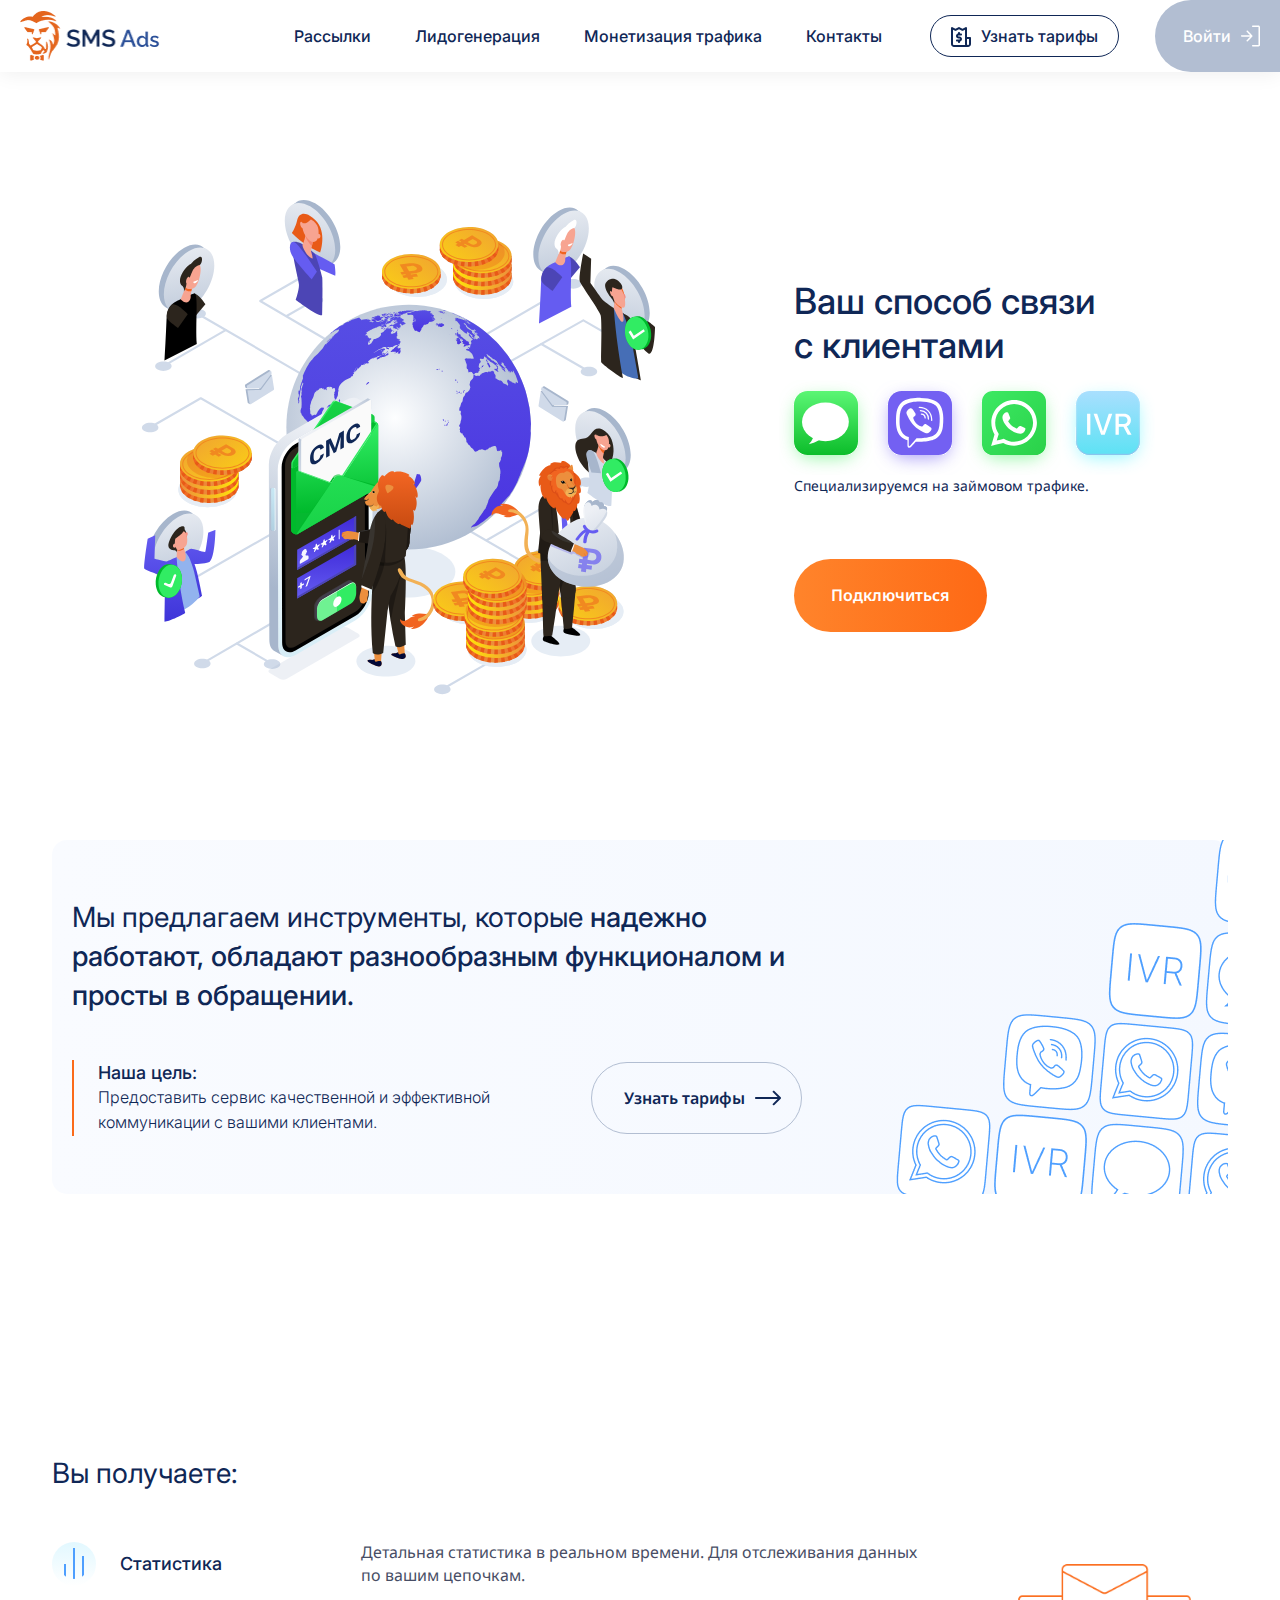
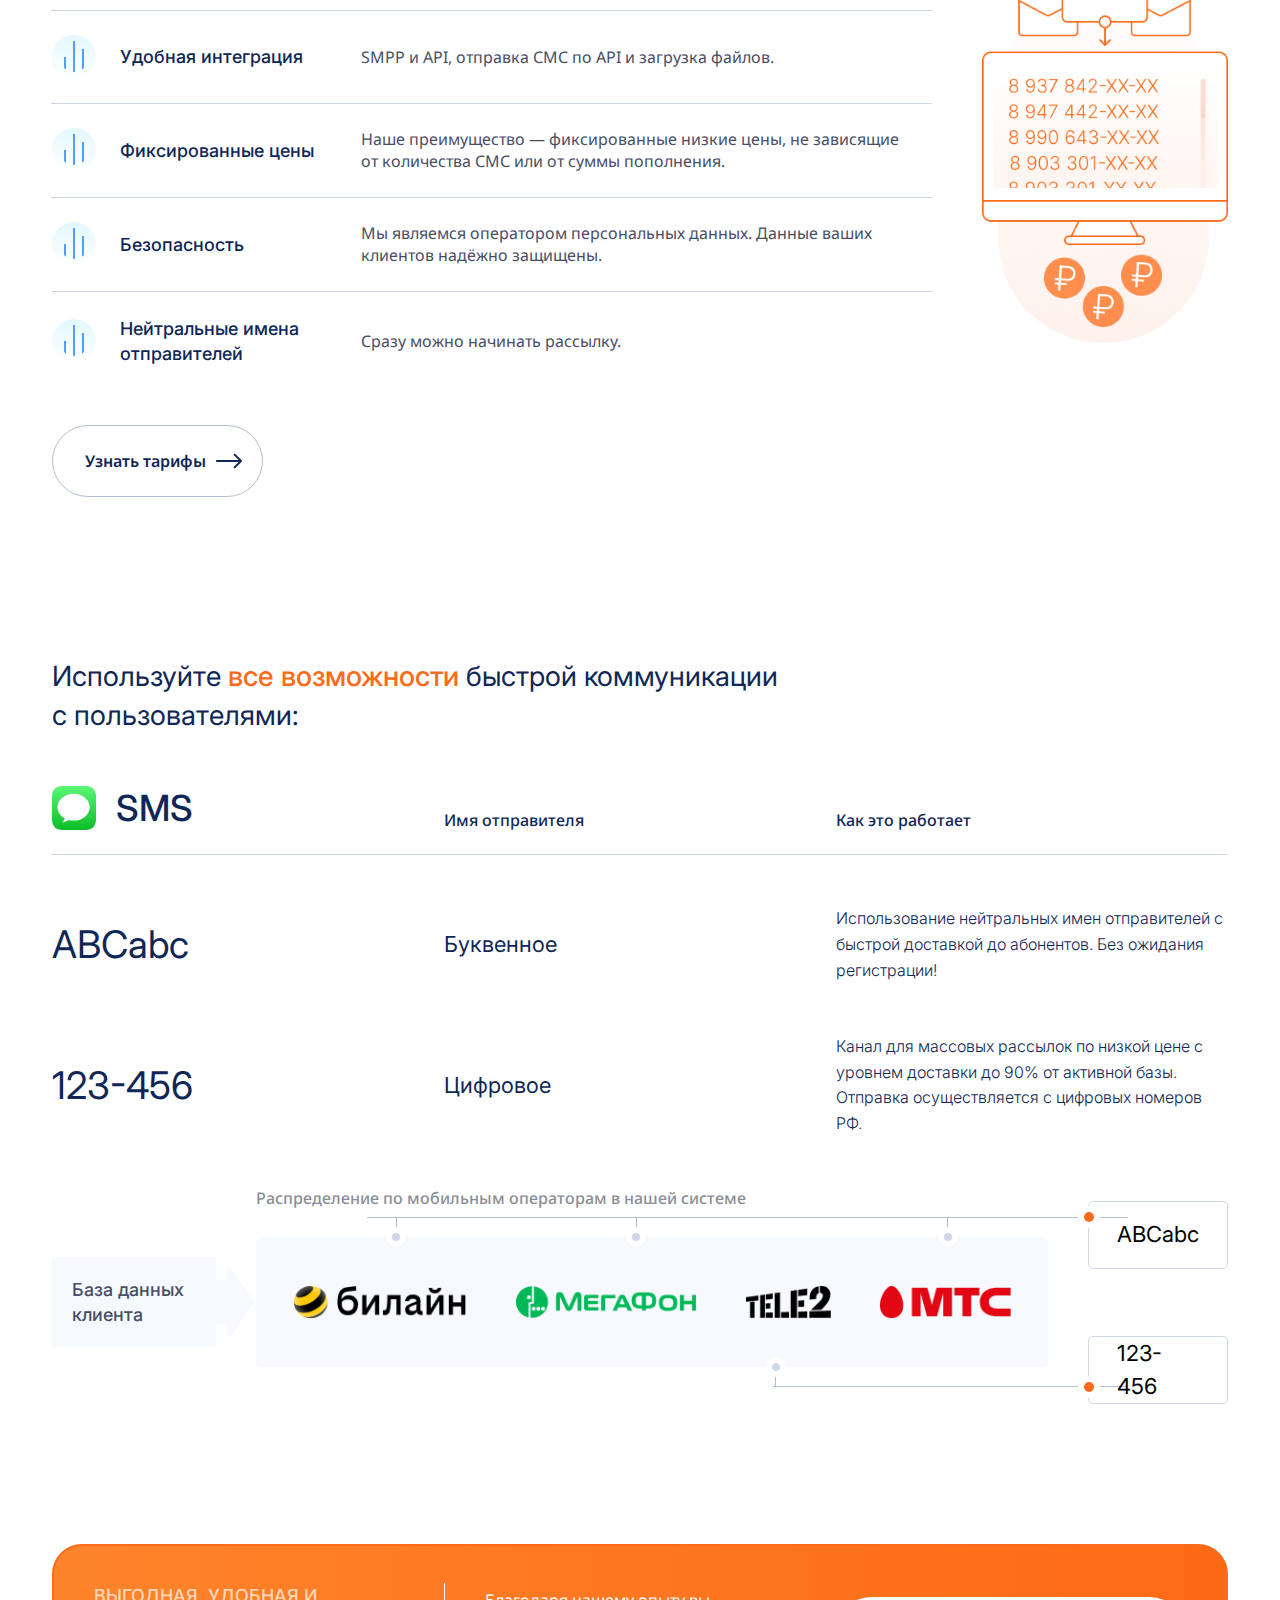
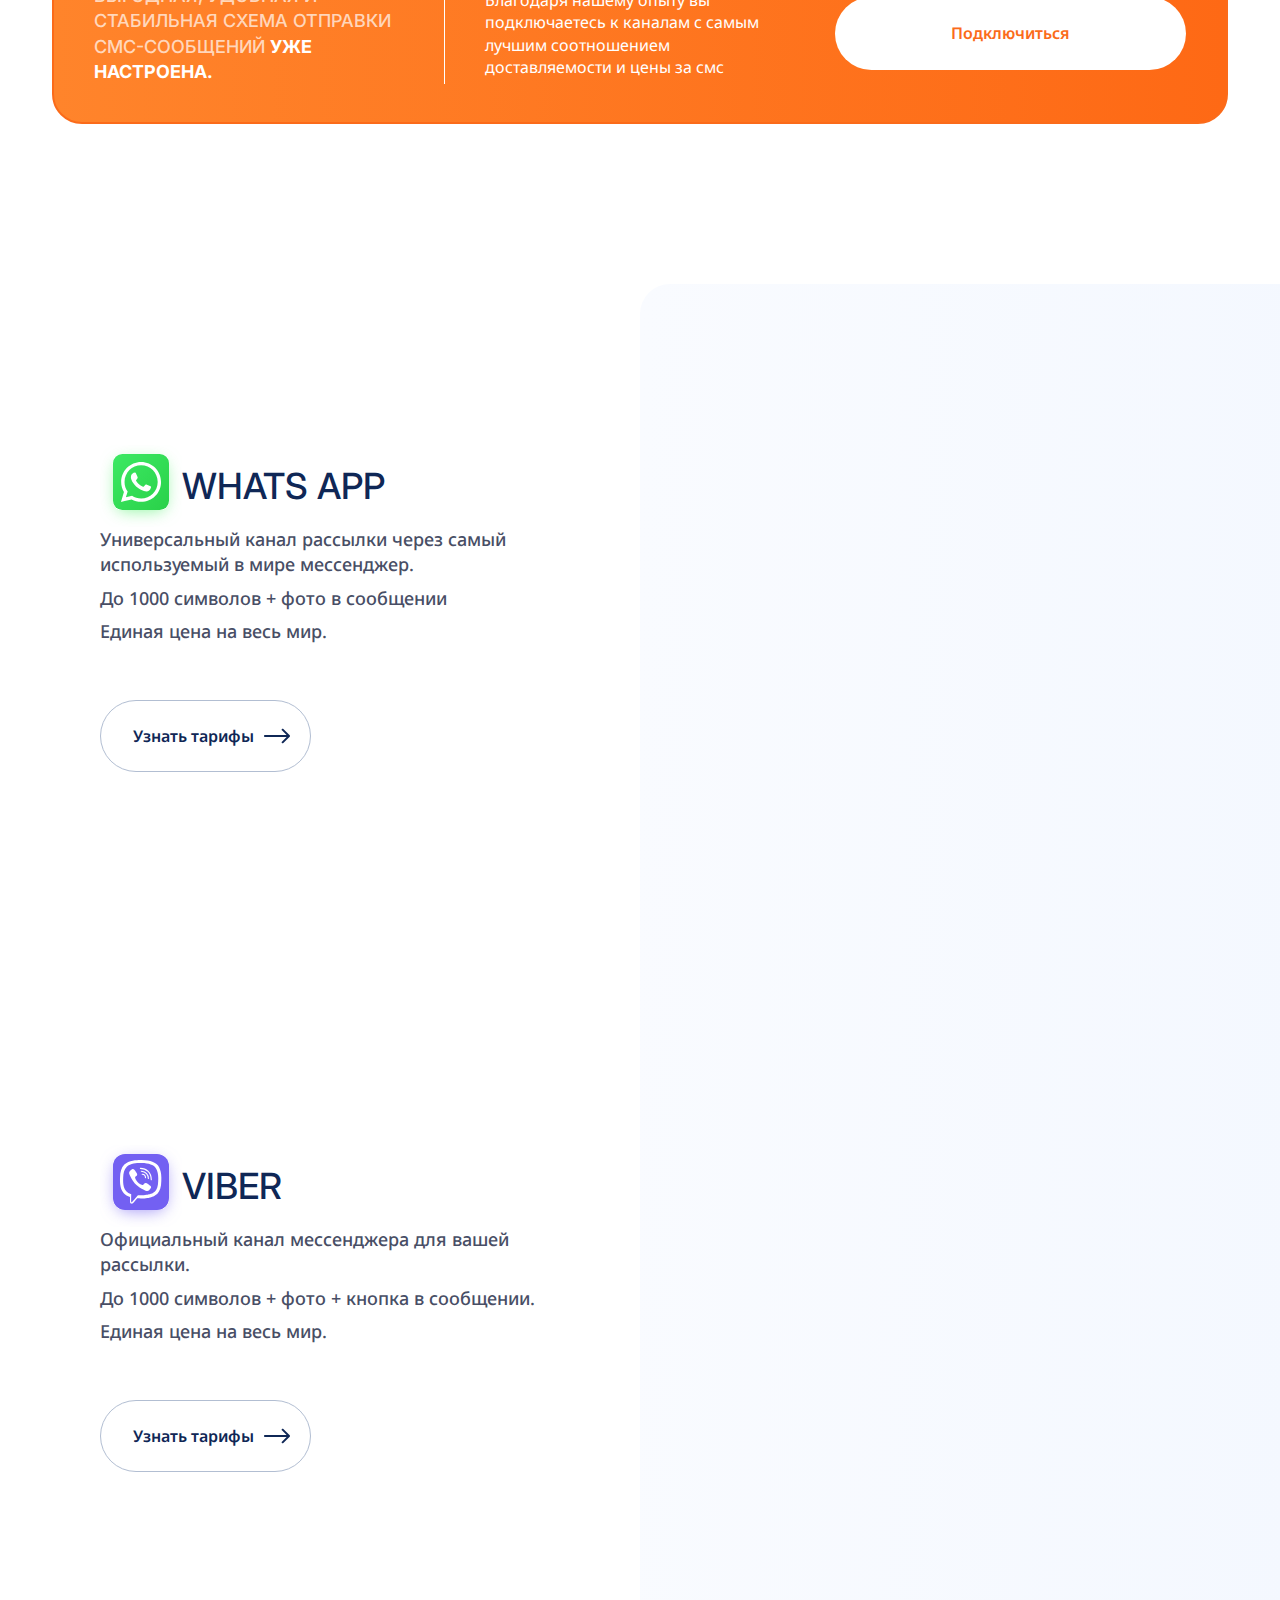
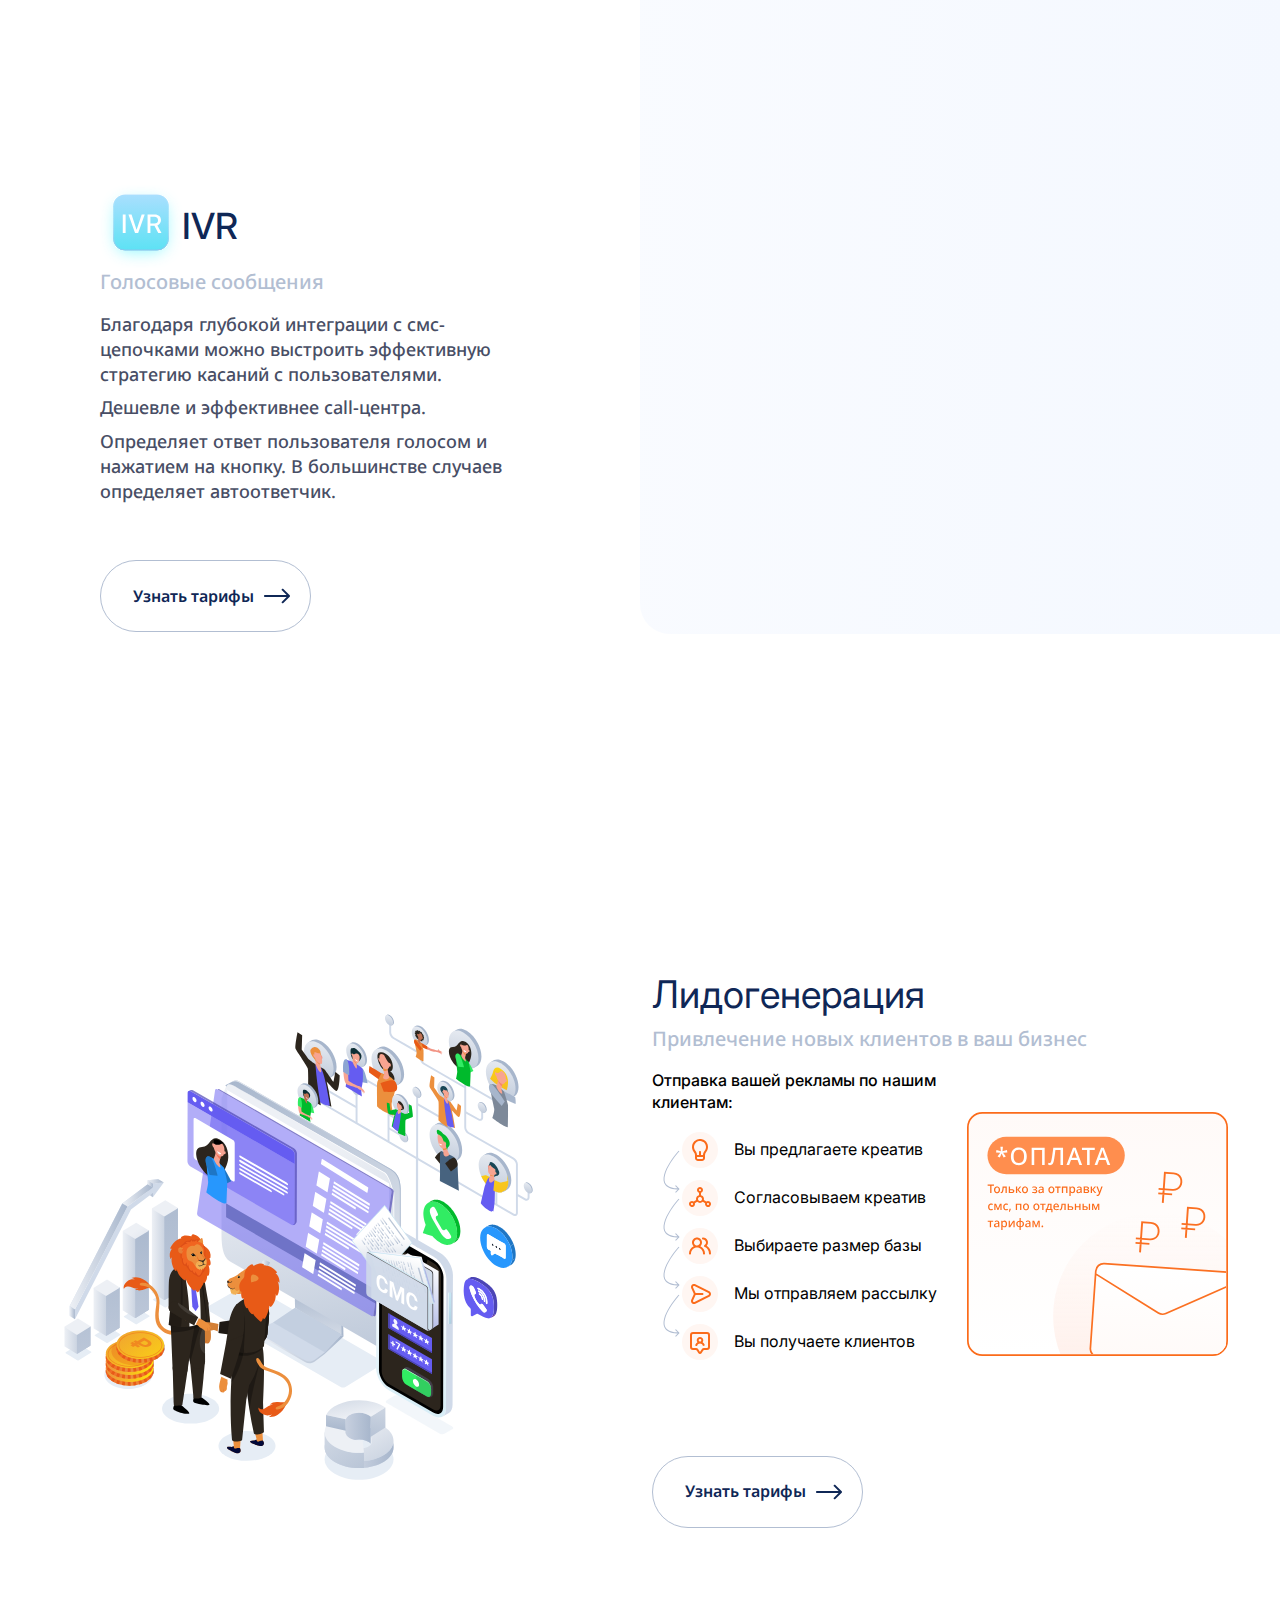
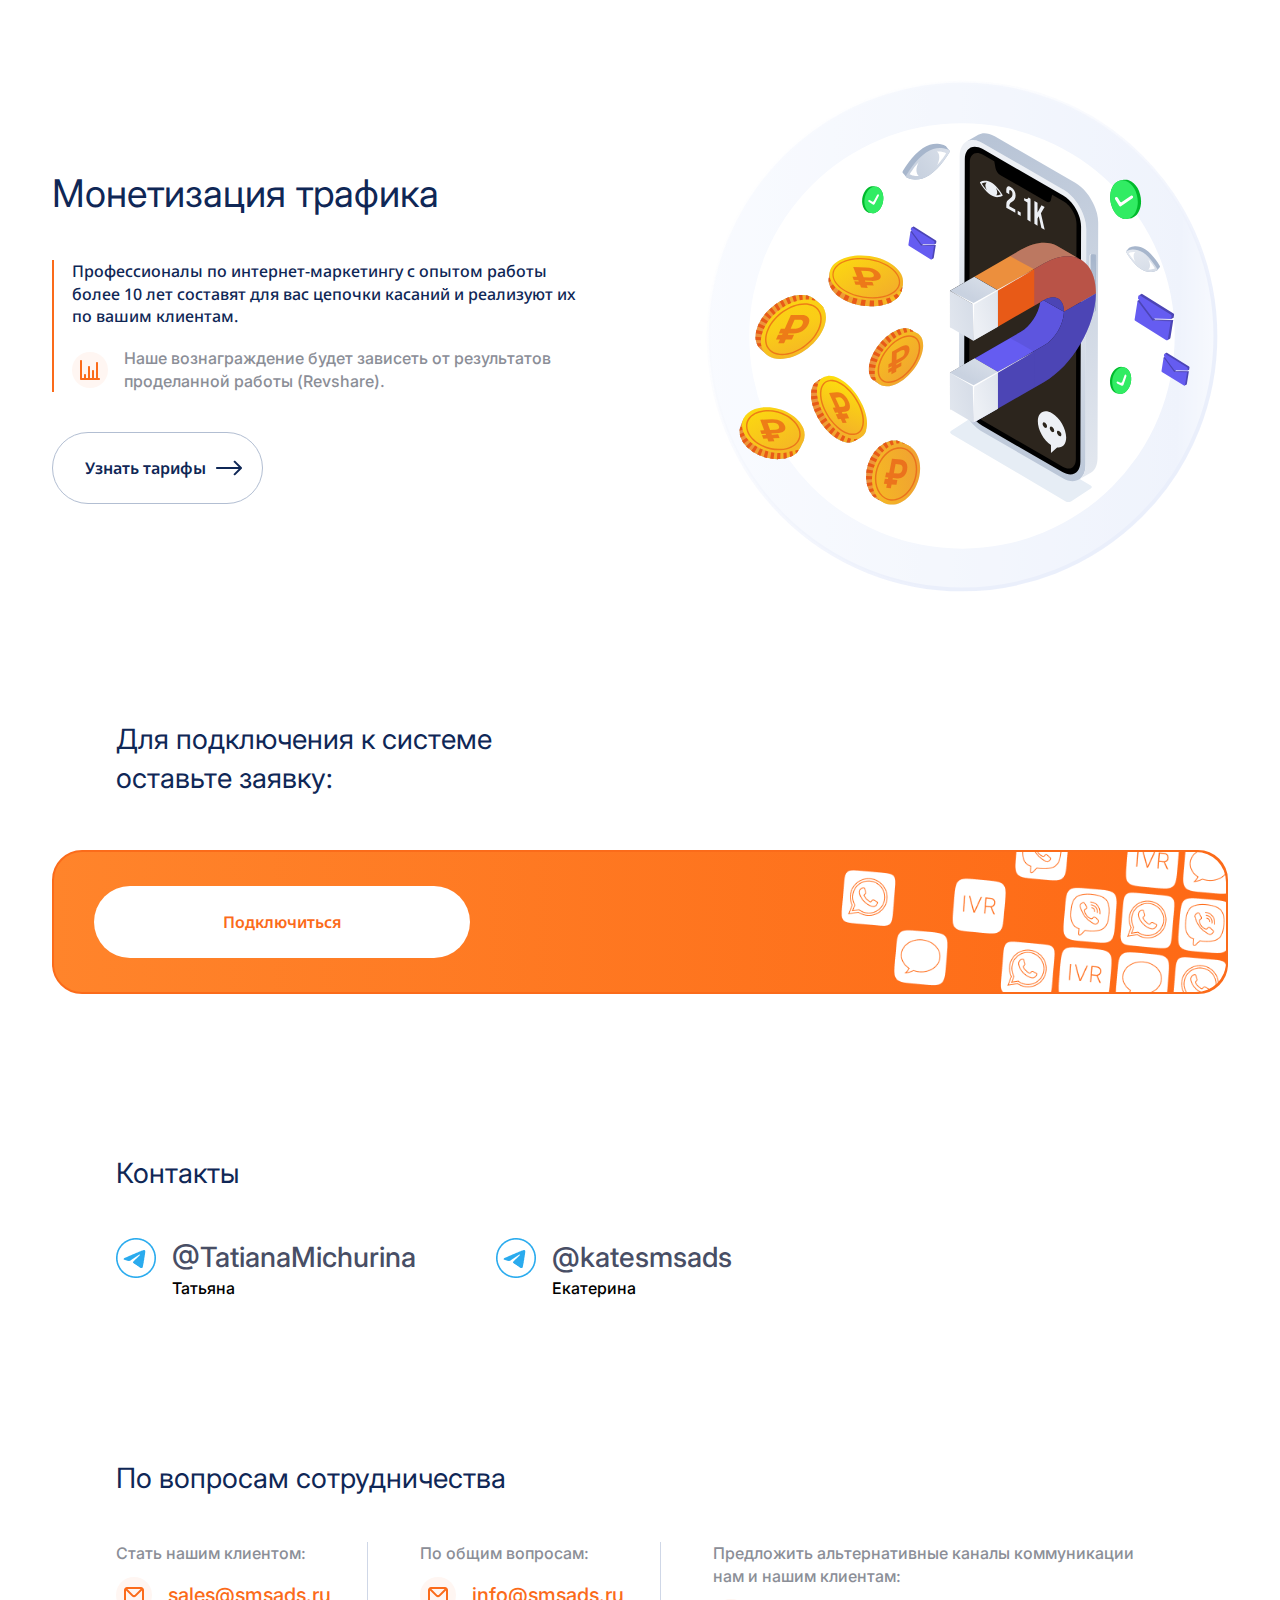
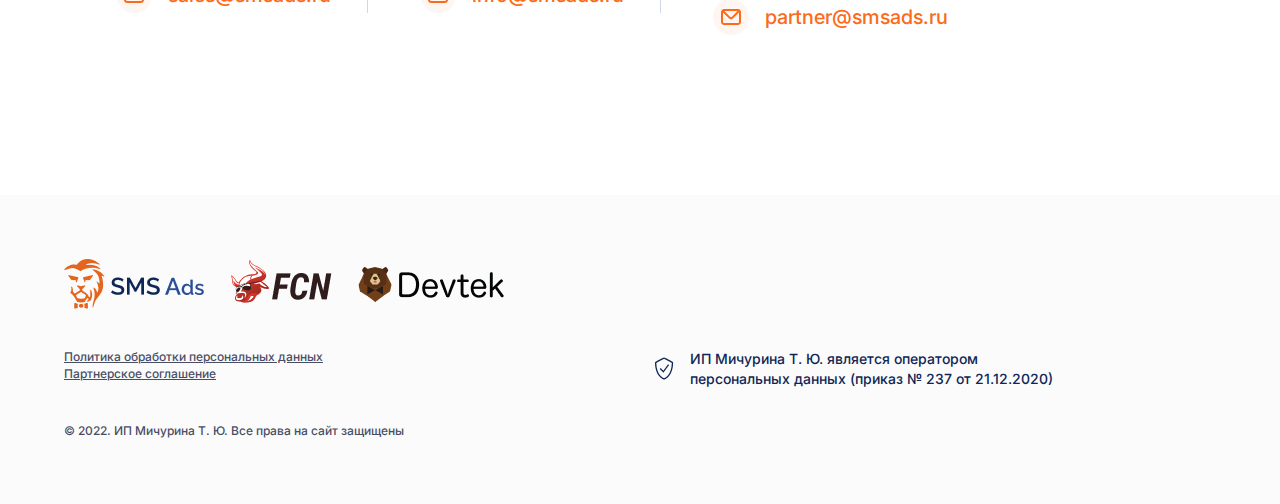
<file: index.html>
<!DOCTYPE html>
<html lang="en">

<head>
  <meta charset="UTF-8">
  <meta http-equiv="X-UA-Compatible" content="IE=edge">
  <meta name="viewport" content="width=device-width, initial-scale=1.0">
  <link rel="stylesheet" href="./style/style.css">
  <link rel="stylesheet" href="./style/media.css">
  <title>SMS Ads</title>
</head>

<body>
  <header>
    <nav class="navbar">
      <a href="#!" class="logo">
        <img src="./assets/Logo_1_desk.png" alt="">
      </a>
      <div class="navbar-list_mob">
        <div class="burger" id="burger"></div>
        <a href="./pages/register.html" class="nav_link btn btn-outline">Узнать тарифы</a>
      </div>
      <div class="navbar-list" id="menu">
        <div>
          <a href="#you-gain" class="nav_link">Рассылки</a>
          <a href="#lidogeneration" class="nav_link">Лидогенерация</a>
          <a href="#monetization" class="nav_link">Монетизация трафика</a>
          <a href="#contacts" class="nav_link">Контакты</a>
        </div>
        <div>
          <a href="./pages/register.html" class="nav_link btn mob:btn-block btn-outline">
            <svg width="20" height="21" viewbox="0 0 20 21" fill="none" xmlns="http://www.w3.org/2000/svg">
              <path
                d="M7.50001 9.49995H10C10.2652 9.49995 10.5196 9.39459 10.7071 9.20705C10.8947 9.01952 11 8.76516 11 8.49995C11 8.23473 10.8947 7.98038 10.7071 7.79284C10.5196 7.6053 10.2652 7.49995 10 7.49995H9.00001V6.99995C9.00001 6.73473 8.89465 6.48038 8.70711 6.29284C8.51958 6.1053 8.26522 5.99995 8.00001 5.99995C7.73479 5.99995 7.48044 6.1053 7.2929 6.29284C7.10537 6.48038 7.00001 6.73473 7.00001 6.99995V7.54995C6.39243 7.67332 5.85237 8.01805 5.48466 8.51721C5.11696 9.01637 4.94785 9.63436 5.01015 10.2512C5.07246 10.868 5.36174 11.4397 5.82184 11.8553C6.28194 12.2708 6.88003 12.5006 7.50001 12.4999H8.50001C8.63262 12.4999 8.75979 12.5526 8.85356 12.6464C8.94733 12.7402 9.00001 12.8673 9.00001 12.9999C9.00001 13.1326 8.94733 13.2597 8.85356 13.3535C8.75979 13.4473 8.63262 13.4999 8.50001 13.4999H6.00001C5.73479 13.4999 5.48044 13.6053 5.2929 13.7928C5.10537 13.9804 5.00001 14.2347 5.00001 14.4999C5.00001 14.7652 5.10537 15.0195 5.2929 15.2071C5.48044 15.3946 5.73479 15.4999 6.00001 15.4999H7.00001V15.9999C7.00001 16.2652 7.10537 16.5195 7.2929 16.7071C7.48044 16.8946 7.73479 16.9999 8.00001 16.9999C8.26522 16.9999 8.51958 16.8946 8.70711 16.7071C8.89465 16.5195 9.00001 16.2652 9.00001 15.9999V15.4499C9.60758 15.3266 10.1476 14.9818 10.5154 14.4827C10.8831 13.9835 11.0522 13.3655 10.9899 12.7487C10.9276 12.1319 10.6383 11.5602 10.1782 11.1446C9.71807 10.7291 9.11998 10.4993 8.50001 10.4999H7.50001C7.3674 10.4999 7.24022 10.4473 7.14645 10.3535C7.05269 10.2597 7.00001 10.1326 7.00001 9.99995C7.00001 9.86734 7.05269 9.74016 7.14645 9.64639C7.24022 9.55262 7.3674 9.49995 7.50001 9.49995ZM19 10.9999H16V1.99995C16.0007 1.82374 15.9548 1.65047 15.867 1.49769C15.7792 1.34491 15.6526 1.21805 15.5 1.12995C15.348 1.04218 15.1755 0.995972 15 0.995972C14.8245 0.995972 14.652 1.04218 14.5 1.12995L11.5 2.84995L8.50001 1.12995C8.34799 1.04218 8.17554 0.995972 8.00001 0.995972C7.82447 0.995972 7.65203 1.04218 7.50001 1.12995L4.50001 2.84995L1.50001 1.12995C1.34799 1.04218 1.17554 0.995972 1.00001 0.995972C0.824471 0.995972 0.652027 1.04218 0.500008 1.12995C0.347404 1.21805 0.220789 1.34491 0.132986 1.49769C0.0451828 1.65047 -0.000691685 1.82374 7.88288e-06 1.99995V17.9999C7.88288e-06 18.7956 0.316078 19.5587 0.878688 20.1213C1.4413 20.6839 2.20436 20.9999 3.00001 20.9999H17C17.7957 20.9999 18.5587 20.6839 19.1213 20.1213C19.6839 19.5587 20 18.7956 20 17.9999V11.9999C20 11.7347 19.8947 11.4804 19.7071 11.2928C19.5196 11.1053 19.2652 10.9999 19 10.9999ZM3.00001 18.9999C2.73479 18.9999 2.48044 18.8946 2.2929 18.7071C2.10536 18.5195 2.00001 18.2652 2.00001 17.9999V3.72995L4.00001 4.86995C4.15435 4.95056 4.32589 4.99266 4.50001 4.99266C4.67413 4.99266 4.84567 4.95056 5.00001 4.86995L8.00001 3.14995L11 4.86995C11.1543 4.95056 11.3259 4.99266 11.5 4.99266C11.6741 4.99266 11.8457 4.95056 12 4.86995L14 3.72995V17.9999C14.0027 18.3411 14.0636 18.6793 14.18 18.9999H3.00001ZM18 17.9999C18 18.2652 17.8947 18.5195 17.7071 18.7071C17.5196 18.8946 17.2652 18.9999 17 18.9999C16.7348 18.9999 16.4804 18.8946 16.2929 18.7071C16.1054 18.5195 16 18.2652 16 17.9999V12.9999H18V17.9999Z"
                fill="#0F2756" />
            </svg>
            Узнать тарифы</a>
          <a href="#!" class="nav_link btn mob:btn-block btn-half">Войти <img src="./assets/icons/sign-in.png" alt=""
              class="icon"></a>
        </div>
      </div>
    </nav>
  </header>

  <main>
    <div class="main">
      <section class="intro">
        <div class="intro-info">
          <h1>Ваш способ связи <br> с клиентами</h1>
          <div>
            <svg width="94" height="95" viewBox="0 0 94 95" fill="none" xmlns="http://www.w3.org/2000/svg">
              <g filter="url(#filter0_d_1037_3941)">
                <rect x="15" y="11" width="64" height="64" rx="13.7143" fill="url(#paint0_linear_1037_3941)" />
                <ellipse cx="46.4286" cy="41.857" rx="23.4286" ry="19.4286" fill="white" />
                <path
                  d="M41.2879 59C39.5737 60.7143 33.8594 63.5714 29.8594 64.1428C33.9737 59.5714 34.4308 56.7143 34.4308 56.1428C37.4784 56.3333 42.9042 57.3837 41.2879 59Z"
                  fill="white" />
              </g>
              <defs>
                <filter id="filter0_d_1037_3941" x="0.142859" y="0.714287" width="93.7143" height="93.7143"
                  filterUnits="userSpaceOnUse" color-interpolation-filters="sRGB">
                  <feFlood flood-opacity="0" result="BackgroundImageFix" />
                  <feColorMatrix in="SourceAlpha" type="matrix" values="0 0 0 0 0 0 0 0 0 0 0 0 0 0 0 0 0 0 127 0"
                    result="hardAlpha" />
                  <feMorphology radius="3.42857" operator="erode" in="SourceAlpha"
                    result="effect1_dropShadow_1037_3941" />
                  <feOffset dy="4.57143" />
                  <feGaussianBlur stdDeviation="9.14286" />
                  <feComposite in2="hardAlpha" operator="out" />
                  <feColorMatrix type="matrix"
                    values="0 0 0 0 0.333333 0 0 0 0 0.945098 0 0 0 0 0.435294 0 0 0 0.65 0" />
                  <feBlend mode="normal" in2="BackgroundImageFix" result="effect1_dropShadow_1037_3941" />
                  <feBlend mode="normal" in="SourceGraphic" in2="effect1_dropShadow_1037_3941" result="shape" />
                </filter>
                <linearGradient id="paint0_linear_1037_3941" x1="44.7143" y1="11" x2="44.7143" y2="75"
                  gradientUnits="userSpaceOnUse">
                  <stop stop-color="#5BF675" />
                  <stop offset="1" stop-color="#0CBD2A" />
                </linearGradient>
              </defs>
            </svg>
            <svg width="94" height="95" viewBox="0 0 94 95" fill="none" xmlns="http://www.w3.org/2000/svg">
              <g filter="url(#filter0_d_1037_3934)">
                <rect x="15" y="11" width="64" height="64" rx="13.7143" fill="#7360F2" />
                <path
                  d="M64.9974 22.7261C63.7569 21.5815 58.744 17.9424 47.5782 17.893C47.5782 17.893 34.4109 17.099 27.992 22.9868C24.4189 26.5606 23.1619 31.79 23.0293 38.2733C22.8967 44.7566 22.7252 56.9067 34.4371 60.2012H34.4483L34.4408 65.2282C34.4408 65.2282 34.3659 67.2635 35.706 67.6785C37.327 68.1819 38.2784 66.635 39.826 64.9676C40.6754 64.0522 41.8485 62.7076 42.7324 61.6798C50.7423 62.354 56.9028 60.8131 57.6024 60.5854C59.2197 60.0611 68.3712 58.8888 69.8597 46.7394C71.396 34.217 69.1166 26.2962 64.9974 22.7261Z"
                  fill="white" />
                <path
                  d="M62.3971 25.2556C61.3484 24.3028 56.8217 21.4585 47.3765 21.4173C47.3765 21.4173 36.192 20.6825 30.7626 25.6002C27.7408 28.5838 26.7228 33.0206 26.6112 38.435C26.4996 43.8493 25.9213 54.1927 35.8249 56.944C35.8249 56.944 35.786 64.6229 35.7815 65.2978C35.7815 65.7697 35.8564 66.0926 36.126 66.1593C36.3201 66.2064 36.6107 66.1061 36.8579 65.8596C38.4415 64.2693 43.5112 58.1531 43.5112 58.1531C50.3137 58.5973 55.7258 57.2542 56.3078 57.0639C57.6801 56.6227 65.1028 55.9852 66.359 45.8382C67.6572 35.3787 65.8818 28.2392 62.3971 25.2556Z"
                  fill="#7360F2" />
                <path d="M52.1743 37.9901C52.0514 35.5136 50.7935 34.213 48.4004 34.0881" stroke="white"
                  stroke-width="1.26295" stroke-linecap="round" stroke-linejoin="round" />
                <path
                  d="M55.419 39.0762C55.4689 36.769 54.7855 34.8414 53.3688 33.2933C51.9455 31.7397 49.9754 30.8842 47.4473 30.6992"
                  stroke="white" stroke-width="1.26295" stroke-linecap="round" stroke-linejoin="round" />
                <path
                  d="M58.7299 40.3737C58.6995 36.3701 57.5032 33.217 55.1411 30.9143C52.779 28.6116 49.8413 27.4481 46.3281 27.4236"
                  stroke="white" stroke-width="1.26295" stroke-linecap="round" stroke-linejoin="round" />
                <path
                  d="M48.5252 46.4484C48.5252 46.4484 49.4129 46.5233 49.8908 45.9345L50.8227 44.7622C51.2721 44.1809 52.3568 43.8101 53.419 44.4019C54.215 44.8558 54.9878 45.3493 55.7344 45.8805C56.4393 46.3989 57.8828 47.6034 57.8873 47.6034C58.5749 48.184 58.7337 49.0364 58.2656 49.9353C58.2656 49.9406 58.2618 49.9496 58.2618 49.9541C57.7462 50.8479 57.0915 51.6541 56.3224 52.3421C56.3134 52.3466 56.3134 52.3511 56.3052 52.3556C55.637 52.9139 54.9806 53.2313 54.3359 53.3077C54.2409 53.3243 54.1445 53.3303 54.0482 53.3257C53.7639 53.3284 53.4811 53.2849 53.2107 53.1968L53.1898 53.1661C52.1965 52.886 50.538 52.1848 47.7762 50.6612C46.1779 49.7899 44.6563 48.7848 43.2277 47.6566C42.5117 47.0915 41.8286 46.4857 41.182 45.8423L41.1131 45.7734L41.0442 45.7045L40.9752 45.6356C40.952 45.6131 40.9295 45.5899 40.9063 45.5667C40.2629 44.92 39.6572 44.237 39.0921 43.5209C37.9641 42.0925 36.959 40.5712 36.0875 38.9733C34.5638 36.2106 33.8627 34.5537 33.5826 33.5589L33.5518 33.5379C33.464 33.2676 33.4208 32.9847 33.4237 32.7005C33.4185 32.6042 33.4243 32.5077 33.441 32.4128C33.5214 31.7691 33.8392 31.1121 34.3946 30.442C34.3991 30.4337 34.4035 30.4337 34.408 30.4247C35.0959 29.6557 35.9021 29.0012 36.7961 28.4861C36.8006 28.4861 36.8096 28.4816 36.8148 28.4816C37.7137 28.0134 38.5662 28.1723 39.146 28.8562C39.1505 28.8607 40.3528 30.3041 40.8689 31.009C41.4001 31.7564 41.8937 32.5299 42.3476 33.3267C42.9393 34.3881 42.5685 35.475 41.9873 35.923L40.8149 36.8549C40.2232 37.3328 40.3011 38.2204 40.3011 38.2204C40.3011 38.2204 42.0374 44.7921 48.5252 46.4484Z"
                  fill="white" />
              </g>
              <defs>
                <filter id="filter0_d_1037_3934" x="0.142859" y="0.714287" width="93.7143" height="93.7143"
                  filterUnits="userSpaceOnUse" color-interpolation-filters="sRGB">
                  <feFlood flood-opacity="0" result="BackgroundImageFix" />
                  <feColorMatrix in="SourceAlpha" type="matrix" values="0 0 0 0 0 0 0 0 0 0 0 0 0 0 0 0 0 0 127 0"
                    result="hardAlpha" />
                  <feMorphology radius="3.42857" operator="erode" in="SourceAlpha"
                    result="effect1_dropShadow_1037_3934" />
                  <feOffset dy="4.57143" />
                  <feGaussianBlur stdDeviation="9.14286" />
                  <feComposite in2="hardAlpha" operator="out" />
                  <feColorMatrix type="matrix" values="0 0 0 0 0.45098 0 0 0 0 0.376471 0 0 0 0 0.94902 0 0 0 0.65 0" />
                  <feBlend mode="normal" in2="BackgroundImageFix" result="effect1_dropShadow_1037_3934" />
                  <feBlend mode="normal" in="SourceGraphic" in2="effect1_dropShadow_1037_3934" result="shape" />
                </filter>
              </defs>
            </svg>
            <svg width="94" height="95" viewBox="0 0 94 95" fill="none" xmlns="http://www.w3.org/2000/svg">
              <g filter="url(#filter0_d_1037_3925)">
                <rect x="15" y="11" width="64" height="64" rx="10.6667" fill="url(#paint0_linear_1037_3925)" />
                <path
                  d="M43.0876 37.3994L41.1817 32.8727C41.0223 32.4942 40.6516 32.248 40.2409 32.248C39.0767 32.248 37.9602 32.7105 37.137 33.5337L36.7337 33.937C36.2063 34.4644 35.8383 35.1296 35.6717 35.8565L35.5701 36.3C35.3427 37.2921 35.3885 38.3273 35.7025 39.2955L36.0828 40.4682C36.5299 41.8466 37.2171 43.135 38.1129 44.2739L39.3933 45.9018C40.6166 47.4571 42.067 48.8194 43.696 49.9428L44.9426 50.8025C46.1796 51.6556 47.5265 52.3372 48.9465 52.8288L50.3774 53.3241C51.3183 53.6498 52.307 53.816 53.3027 53.816H53.4482C54.3316 53.816 55.1927 53.5391 55.9104 53.0242L55.9806 52.9738C57.1243 52.1534 57.9441 50.9579 58.2973 49.5954L58.4564 48.9818C58.5662 48.5582 58.3541 48.1173 57.9546 47.9388L53.7376 46.0546C53.0779 45.7599 52.3034 45.9245 51.8206 46.4621L50.21 48.2558C49.977 48.5152 49.5984 48.5852 49.2881 48.426L48.1848 47.8602C45.9703 46.7246 44.0318 45.1173 42.5056 43.1514L41.361 41.6769C41.1773 41.4403 41.1823 41.1078 41.3731 40.8769L42.8369 39.1049C43.2314 38.6274 43.328 37.9702 43.0876 37.3994Z"
                  fill="white" />
                <path fill-rule="evenodd" clip-rule="evenodd"
                  d="M28.1877 42.8719C28.1877 47.0013 29.5089 50.8221 31.7516 53.9346L30.6396 57.4056L29.7018 60.5521L33.3133 59.6492L33.3249 59.6569L36.7624 58.7286C39.7415 60.6807 43.304 61.8159 47.1317 61.8159C57.5941 61.8159 66.0757 53.3344 66.0757 42.8719C66.0757 32.4094 57.5941 23.9279 47.1317 23.9279C36.6692 23.9279 28.1877 32.4094 28.1877 42.8719ZM36.2235 62.8799C39.4631 64.6498 43.1799 65.6559 47.1317 65.6559C59.7149 65.6559 69.9157 55.4551 69.9157 42.8719C69.9157 30.2886 59.7149 20.0879 47.1317 20.0879C34.5484 20.0879 24.3477 30.2886 24.3477 42.8719C24.3477 47.1031 25.501 51.0649 27.5106 54.4601L25.3723 61.6345L24.0977 65.9113L28.4272 64.8289L36.2235 62.8799Z"
                  fill="white" />
              </g>
              <defs>
                <filter id="filter0_d_1037_3925" x="0.142859" y="0.714287" width="93.7143" height="93.7143"
                  filterUnits="userSpaceOnUse" color-interpolation-filters="sRGB">
                  <feFlood flood-opacity="0" result="BackgroundImageFix" />
                  <feColorMatrix in="SourceAlpha" type="matrix" values="0 0 0 0 0 0 0 0 0 0 0 0 0 0 0 0 0 0 127 0"
                    result="hardAlpha" />
                  <feMorphology radius="3.42857" operator="erode" in="SourceAlpha"
                    result="effect1_dropShadow_1037_3925" />
                  <feOffset dy="4.57143" />
                  <feGaussianBlur stdDeviation="9.14286" />
                  <feComposite in2="hardAlpha" operator="out" />
                  <feColorMatrix type="matrix"
                    values="0 0 0 0 0.333333 0 0 0 0 0.945098 0 0 0 0 0.435294 0 0 0 0.65 0" />
                  <feBlend mode="normal" in2="BackgroundImageFix" result="effect1_dropShadow_1037_3925" />
                  <feBlend mode="normal" in="SourceGraphic" in2="effect1_dropShadow_1037_3925" result="shape" />
                </filter>
                <linearGradient id="paint0_linear_1037_3925" x1="15" y1="11" x2="79" y2="75"
                  gradientUnits="userSpaceOnUse">
                  <stop stop-color="#3CE963" />
                  <stop offset="1" stop-color="#2AD149" />
                </linearGradient>
              </defs>
            </svg>
            <svg width="94" height="95" viewBox="0 0 94 95" fill="none" xmlns="http://www.w3.org/2000/svg">
              <g filter="url(#filter0_d_1037_3944)">
                <rect x="15" y="11" width="64" height="64" rx="13.7143" fill="url(#paint0_linear_1037_3944)" />
                <path
                  d="M29.3734 54.8574V33.7224H26.0925V54.8574H29.3734ZM43.7335 54.8574L51.2764 33.7224H47.7759L42.0052 51.1665H41.9173L36.1612 33.7224H32.6021L40.145 54.8574H43.7335ZM57.8006 36.476H62.4289C64.9628 36.476 66.5153 37.9113 66.5153 40.2694C66.5153 42.6861 65.0507 44.0775 62.5168 44.0775H57.8006V36.476ZM57.8006 46.7286H62.4289L66.735 54.8574H70.5285L65.783 46.2159C68.3608 45.3518 69.8841 43.0376 69.8841 40.1815C69.8841 36.2416 67.1744 33.7224 62.8244 33.7224H54.5198V54.8574H57.8006V46.7286Z"
                  fill="white" />
                <rect x="15.5714" y="11.5714" width="62.8571" height="62.8571" rx="13.1429"
                  stroke="url(#paint1_linear_1037_3944)" stroke-width="1.14286" />
              </g>
              <defs>
                <filter id="filter0_d_1037_3944" x="0.142859" y="0.714287" width="93.7143" height="93.7143"
                  filterUnits="userSpaceOnUse" color-interpolation-filters="sRGB">
                  <feFlood flood-opacity="0" result="BackgroundImageFix" />
                  <feColorMatrix in="SourceAlpha" type="matrix" values="0 0 0 0 0 0 0 0 0 0 0 0 0 0 0 0 0 0 127 0"
                    result="hardAlpha" />
                  <feMorphology radius="3.42857" operator="erode" in="SourceAlpha"
                    result="effect1_dropShadow_1037_3944" />
                  <feOffset dy="4.57143" />
                  <feGaussianBlur stdDeviation="9.14286" />
                  <feComposite in2="hardAlpha" operator="out" />
                  <feColorMatrix type="matrix" values="0 0 0 0 0 0 0 0 0 0.94 0 0 0 0 1 0 0 0 0.44 0" />
                  <feBlend mode="normal" in2="BackgroundImageFix" result="effect1_dropShadow_1037_3944" />
                  <feBlend mode="normal" in="SourceGraphic" in2="effect1_dropShadow_1037_3944" result="shape" />
                </filter>
                <linearGradient id="paint0_linear_1037_3944" x1="44.7143" y1="11" x2="44.7143" y2="75"
                  gradientUnits="userSpaceOnUse">
                  <stop stop-color="#A9DFFE" />
                  <stop offset="1" stop-color="#5DE2F4" />
                </linearGradient>
                <linearGradient id="paint1_linear_1037_3944" x1="47" y1="11" x2="47" y2="75"
                  gradientUnits="userSpaceOnUse">
                  <stop stop-color="white" stop-opacity="0" />
                  <stop offset="1" stop-color="#8FBFEC" stop-opacity="0.88" />
                </linearGradient>
              </defs>
            </svg>

          </div>
          <p>Cпециализируемся на займовом трафике.</p>
          <a href="./pages/register.html" class="btn mob:btn-block btn-primary">Подключиться</a>
        </div>
        <div class="intro-img">
          <img src="./assets/intro-svg.svg" alt="">
        </div>
      </section>
      <section class="section-2">
        <div class="info">
          <h2>
            Мы предлагаем инструменты, которые <span> надежно работают, обладают разнообразным функционалом и просты в
              обращении.
            </span></h2>
          <div class="flex">
            <div class="left-border">
              <h5>Наша цель:</h5>
              <p>Предоставить сервис качественной и эффективной коммуникации с вашими клиентами.</p>
            </div>
            <a href="./pages/register.html" class="btn mob:btn-block btn-arrow">Узнать тарифы
              <svg width="26" height="16" viewBox="0 0 26 16" fill="none" xmlns="http://www.w3.org/2000/svg">
                <path
                  d="M1 7C0.447715 7 0 7.44772 0 8C0 8.55228 0.447715 9 1 9L1 7ZM25.7071 8.70711C26.0976 8.31658 26.0976 7.68342 25.7071 7.29289L19.3431 0.928932C18.9526 0.538408 18.3195 0.538408 17.9289 0.928932C17.5384 1.31946 17.5384 1.95262 17.9289 2.34315L23.5858 8L17.9289 13.6569C17.5384 14.0474 17.5384 14.6805 17.9289 15.0711C18.3195 15.4616 18.9526 15.4616 19.3431 15.0711L25.7071 8.70711ZM1 9L25 9V7L1 7L1 9Z"
                  fill="#0F2756" />
              </svg>
            </a>
          </div>
        </div>
      </section>
      <section class="you-gain" id="you-gain">
        <h2>Вы получаете:</h2>
        <div class="flex">
          <ul>
            <li>
              <div>
                <img src="./assets/icons/stats.svg" alt="">
                <h5>Статистика</h5>
              </div>
              <p>Детальная статистика в реальном времени. Для отслеживания данных по вашим цепочкам.</p>
            </li>
            <hr>
            <li>
              <div>
                <img src="./assets/icons/stats.svg" alt="">
                <h5>Удобная интеграция</h5>
              </div>
              <p>SMPP и API, отправка СМС по API и загрузка файлов.</p>
            </li>
            <hr>
            <li>
              <div>
                <img src="./assets/icons/stats.svg" alt="">
                <h5>Фиксированные цены</h5>
              </div>
              <p>Наше преимущество — фиксированные низкие цены, не зависящие от количества СМС или от суммы пополнения.
              </p>
            </li>
            <hr>
            <li>
              <div>
                <img src="./assets/icons/stats.svg" alt="">
                <h5>Безопасность</h5>
              </div>
              <p>Мы являемся оператором персональных данных. Данные ваших клиентов надёжно защищены.</p>
            </li>
            <hr>
            <li>
              <div>
                <img src="./assets/icons/stats.svg" alt="">
                <h5>Нейтральные имена отправителей</h5>
              </div>
              <p>Cразу можно начинать рассылку.</p>
            </li>
          </ul>
          <div><img src="./assets/you-gain.png" alt=""></div>
        </div>
        <a href="./pages/register.html" class="btn mob:btn-block btn-arrow">Узнать тарифы
          <svg width="26" height="16" viewBox="0 0 26 16" fill="none" xmlns="http://www.w3.org/2000/svg">
            <path
              d="M1 7C0.447715 7 0 7.44772 0 8C0 8.55228 0.447715 9 1 9L1 7ZM25.7071 8.70711C26.0976 8.31658 26.0976 7.68342 25.7071 7.29289L19.3431 0.928932C18.9526 0.538408 18.3195 0.538408 17.9289 0.928932C17.5384 1.31946 17.5384 1.95262 17.9289 2.34315L23.5858 8L17.9289 13.6569C17.5384 14.0474 17.5384 14.6805 17.9289 15.0711C18.3195 15.4616 18.9526 15.4616 19.3431 15.0711L25.7071 8.70711ZM1 9L25 9V7L1 7L1 9Z"
              fill="#0F2756" />
          </svg>
        </a>
      </section>
      <section class="capability">
        <h2>Используйте <span>все возможности</span> быстрой коммуникации с пользователями:</h2>
        <div>
          <div class="flex">
            <div class="h1">
              <img src="./assets/msg.svg" alt="">
              SMS
            </div>
            <p class="mob:d-none noto">Имя отправителя</p>
            <p class="mob:d-none noto">Как это работает</p>
          </div>
          <hr class="mob:d-none">
          <div class="flex">
            <p class="h2">
              ABCabc
            </p>
            <h4>Буквенное</h4>
            <p class="inter">Использование нейтральных имен отправителей с быстрой доставкой до абонентов. Без
              ожидания регистрации!</p>
          </div>
          <div class="flex">
            <p class="h2">
              123-456
            </p>
            <h4>Цифровое</h4>
            <p class="inter">Канал для массовых рассылок по низкой цене с уровнем доставки до 90% от активной базы.
              Отправка осуществляется с
              цифровых номеров РФ.</p>
          </div>
        </div>
      </section>
      <section class="db-client flex">
        <h5 class="title_with_arrow">
          База данных клиента
        </h5>
        <div class="flex">
          <svg class="main-line desk:d-none" width="1" height="360" viewBox="0 0 1 360" fill="none"
            xmlns="http://www.w3.org/2000/svg">
            <rect x="1" width="360" height="0.999984" transform="rotate(90 1 0)" fill="#B2BED2" />
          </svg>
          <svg class="turn-line desk:d-none" width="20" height="1" viewBox="0 0 20 1" fill="none"
            xmlns="http://www.w3.org/2000/svg">
            <rect x="20" width="1" height="20" transform="rotate(90 20 0)" fill="#B2BED2" />
          </svg>
          <span></span>
          <svg class="turn-line desk:d-none" width="20" height="1" viewBox="0 0 20 1" fill="none"
            xmlns="http://www.w3.org/2000/svg">
            <rect x="20" width="1" height="20" transform="rotate(90 20 0)" fill="#B2BED2" />
          </svg>
          <span></span>
          <svg class="turn-line desk:d-none" width="20" height="1" viewBox="0 0 20 1" fill="none"
            xmlns="http://www.w3.org/2000/svg">
            <rect x="20" width="1" height="20" transform="rotate(90 20 0)" fill="#B2BED2" />
          </svg>
          <span></span>
          <svg class="main-line-desk mob:d-none" width="761" height="1" viewBox="0 0 761 1" fill="none"
            xmlns="http://www.w3.org/2000/svg">
            <rect width="761" height="1" fill="#B2BED2" />
          </svg>
          <svg class="turn-line1-desk mob:d-none" width="1" height="24" viewBox="0 0 1 24" fill="none"
            xmlns="http://www.w3.org/2000/svg">
            <rect width="1" height="24" fill="#B2BED2" />
          </svg>
          <svg class="turn-line2-desk mob:d-none" width="1" height="24" viewBox="0 0 1 24" fill="none"
            xmlns="http://www.w3.org/2000/svg">
            <rect width="1" height="24" fill="#B2BED2" />
          </svg>
          <svg class="turn-line3-desk mob:d-none" width="1" height="24" viewBox="0 0 1 24" fill="none"
            xmlns="http://www.w3.org/2000/svg">
            <rect width="1" height="24" fill="#B2BED2" />
          </svg>
          <div>
            <img src="./assets/beeline.png" alt="">
          </div>
          <div>
            <img src="./assets/megafon.png" alt="">
          </div>
          <div>
            <img src="./assets/tele2.png" alt="">
          </div>
          <div>
            <img src="./assets/mtc.png" alt="">
          </div>
          <svg class="turn-line-left desk:d-none" width="20" height="1" viewBox="0 0 20 1" fill="none"
            xmlns="http://www.w3.org/2000/svg">
            <rect x="20" width="1" height="20" transform="rotate(90 20 0)" fill="#B2BED2" />
          </svg>
          <span></span>
          <svg class="main-line2 desk:d-none" width="1" height="191" viewBox="0 0 1 191" fill="none"
            xmlns="http://www.w3.org/2000/svg">
            <rect x="1" width="191" height="0.999992" transform="rotate(90 1 0)" fill="#B2BED2" />
          </svg>
          <svg class="turn-line-bottom mob:d-none" width="1" height="24" viewBox="0 0 1 24" fill="none"
            xmlns="http://www.w3.org/2000/svg">
            <rect width="1" height="24" fill="#B2BED2" />
          </svg>
          <svg class="main-line2-desk mob:d-none" width="355" height="1" viewBox="0 0 355 1" fill="none"
            xmlns="http://www.w3.org/2000/svg">
            <rect width="355" height="1" transform="matrix(1 0 0 -1 0 1)" fill="#B2BED2" />
          </svg>
          <p class="noto mob:d-none">Распределение по мобильным операторам в нашей системе</p>
        </div>
        <div class="flex-reverse">
          <div>
            <h4>ABCabc</h4>
          </div>
          <div>
            <h4>123-456</h4>
          </div>
        </div>
      </section>
      <section class="update flex">
        <h5>Выгодная, удобная и стабильная схема отправки смс-сообщений <strong>уже настроена.</strong>
        </h5>
        <p class="noto">Благодаря нашему опыту вы подключаетесь к каналам с самым лучшим соотношением доставляемости и
          цены за смс</p>
        <a href="./pages/register.html" class="btn btn-block btn-primary">Подключиться</a>
      </section>
    </div>
    <section class="scroll">
      <div class="info">
        <div class="box">
          <div>
            <div class="h1">
              <img src="./assets/whatsapp.svg" alt="">
              Whats App
            </div>
            <p class="noto">Универсальный канал рассылки через самый используемый в мире мессенджер.
            </p>
            <p class="noto">
              До 1000 символов + фото в сообщении
            </p>
            <p class="noto">
              Единая цена на весь мир.
            </p>
            <a href="./pages/register.html" class="btn mob:btn-block btn-arrow">Узнать тарифы
              <svg width="26" height="16" viewBox="0 0 26 16" fill="none" xmlns="http://www.w3.org/2000/svg">
                <path
                  d="M1 7C0.447715 7 0 7.44772 0 8C0 8.55228 0.447715 9 1 9L1 7ZM25.7071 8.70711C26.0976 8.31658 26.0976 7.68342 25.7071 7.29289L19.3431 0.928932C18.9526 0.538408 18.3195 0.538408 17.9289 0.928932C17.5384 1.31946 17.5384 1.95262 17.9289 2.34315L23.5858 8L17.9289 13.6569C17.5384 14.0474 17.5384 14.6805 17.9289 15.0711C18.3195 15.4616 18.9526 15.4616 19.3431 15.0711L25.7071 8.70711ZM1 9L25 9V7L1 7L1 9Z"
                  fill="#0F2756" />
              </svg>
            </a>
          </div>
          <div class="slide desk:d-none">
            <img src="./assets/iPhone_13_Pro_left.png" alt="">
            <img src="./assets/iPhone_13_Pro_right.png" alt="">
          </div>

        </div>
        <div class="box">
          <div>
            <div class="h1">
              <img src="./assets/viber.svg" alt="">
              Viber
            </div>
            <p class="noto">Официальный канал мессенджера для вашей рассылки.
            </p>
            <p class="noto">
              До 1000 символов + фото + кнопка в сообщении.
            </p>
            <p class="noto">
              Единая цена на весь мир.
            </p>
            <a href="./pages/register.html" class="btn mob:btn-block btn-arrow">Узнать тарифы
              <svg width="26" height="16" viewBox="0 0 26 16" fill="none" xmlns="http://www.w3.org/2000/svg">
                <path
                  d="M1 7C0.447715 7 0 7.44772 0 8C0 8.55228 0.447715 9 1 9L1 7ZM25.7071 8.70711C26.0976 8.31658 26.0976 7.68342 25.7071 7.29289L19.3431 0.928932C18.9526 0.538408 18.3195 0.538408 17.9289 0.928932C17.5384 1.31946 17.5384 1.95262 17.9289 2.34315L23.5858 8L17.9289 13.6569C17.5384 14.0474 17.5384 14.6805 17.9289 15.0711C18.3195 15.4616 18.9526 15.4616 19.3431 15.0711L25.7071 8.70711ZM1 9L25 9V7L1 7L1 9Z"
                  fill="#0F2756" />
              </svg>
            </a>
          </div>
          <div class="slide desk:d-none">
            <img src="./assets/iPhone_12_Pro_left.png" class="iPhone12_left" alt="">
            <img src="./assets/iPhone_12_Pro_right.png" alt="">
          </div>

        </div>
        <div class="box">
          <div>
            <div class="h1">
              <img src="./assets/ivr.svg" alt="">
              IVR
            </div>
            <p class="noto lg">Голосовые сообщения</p>
            <p class="noto">Благодаря глубокой интеграции с смс-цепочками можно выстроить эффективную стратегию касаний
              с пользователями.
            </p>
            <p class="noto">
              Дешевле и эффективнее call-центра.
            </p>
            <p class="noto">
              Определяет ответ пользователя голосом и нажатием на кнопку. В большинстве случаев определяет автоответчик.
            </p>
            <a href="./pages/register.html" class="btn mob:btn-block btn-arrow">Узнать тарифы
              <svg width="26" height="16" viewBox="0 0 26 16" fill="none" xmlns="http://www.w3.org/2000/svg">
                <path
                  d="M1 7C0.447715 7 0 7.44772 0 8C0 8.55228 0.447715 9 1 9L1 7ZM25.7071 8.70711C26.0976 8.31658 26.0976 7.68342 25.7071 7.29289L19.3431 0.928932C18.9526 0.538408 18.3195 0.538408 17.9289 0.928932C17.5384 1.31946 17.5384 1.95262 17.9289 2.34315L23.5858 8L17.9289 13.6569C17.5384 14.0474 17.5384 14.6805 17.9289 15.0711C18.3195 15.4616 18.9526 15.4616 19.3431 15.0711L25.7071 8.70711ZM1 9L25 9V7L1 7L1 9Z"
                  fill="#0F2756" />
              </svg>
            </a>
          </div>
          <div class="slide desk:d-none">
            <img src="./assets/message.png" alt=""
              style="z-index: 1; margin-top: -80px; margin-left: -120px; width: 200px;">
            <img src="./assets/robot-in-ellipse.png" alt="">
          </div>
        </div>
      </div>
      <div id="carousel" class="mob:d-none">
        <div class="slider">
          <div class="slide one">
            <img src="./assets/iPhone_13_Pro_left.png" alt="" data-speed="5">
            <img src="./assets/iPhone_13_Pro_right.png" alt="" data-speed="3">
          </div>
          <div class="slide two">
            <img src="./assets/iPhone_12_Pro_left.png" alt="" data-speed="7 ">
            <img src="./assets/iPhone_12_Pro_right.png" alt="" data-speed="2">
          </div>
          <div class="slide three">
            <img src="./assets/message.png" alt="" data-speed="3"
              style="z-index: 1; margin-top: -100px; margin-left: -150px;">
            <img src="./assets/robot-in-ellipse.png" alt="" data-speed="1">
          </div>
        </div>
      </div>
    </section>
    <div class="main">
      <section class="lidogen intro" id="lidogeneration">
        <div class="lidogen-info">
          <h2 class="h2" style="margin-bottom: 4px">Лидогенерация</h2>
          <p class="noto lg">Привлечение новых клиентов в ваш бизнес</p>
          <div class="flex">
            <div>
              <p class="inter">Отправка вашей рекламы по нашим клиентам:</p>
              <ul>
                <li>
                  <img src="./assets/icons/lido-lamp.svg" alt="">
                  <p class="inter">Вы предлагаете креатив</p>
                </li>
                <li>
                  <img src="./assets/icons/lido-net.svg" alt="">
                  <p class="inter"> Согласовываем креатив</p>
                </li>
                <li>
                  <img src="./assets/icons/lido-users.svg" alt="">
                  <p class="inter">Выбираете размер базы</p>
                </li>
                <li>
                  <img src="./assets/icons/lido-plane.svg" alt="">
                  <p class="inter">Мы отправляем рассылку</p>
                </li>
                <li>
                  <img src="./assets/icons/lido-client.svg" alt="">
                  <p class="inter">Вы получаете клиентов</p>
                </li>
              </ul>
            </div>
            <div><img src="./assets/oplata.svg" alt=""></div>
          </div>
          <a href="./pages/register.html" class="btn mob:btn-block btn-arrow">Узнать тарифы
            <svg width="26" height="16" viewBox="0 0 26 16" fill="none" xmlns="http://www.w3.org/2000/svg">
              <path
                d="M1 7C0.447715 7 0 7.44772 0 8C0 8.55228 0.447715 9 1 9L1 7ZM25.7071 8.70711C26.0976 8.31658 26.0976 7.68342 25.7071 7.29289L19.3431 0.928932C18.9526 0.538408 18.3195 0.538408 17.9289 0.928932C17.5384 1.31946 17.5384 1.95262 17.9289 2.34315L23.5858 8L17.9289 13.6569C17.5384 14.0474 17.5384 14.6805 17.9289 15.0711C18.3195 15.4616 18.9526 15.4616 19.3431 15.0711L25.7071 8.70711ZM1 9L25 9V7L1 7L1 9Z"
                fill="#0F2756" />
            </svg>
          </a>
        </div>
        <div class="intro-img">
          <img src="./assets/lidogen-img.svg" alt="">
        </div>
      </section>
      <section class="monet intro" id="monetization">
        <div class="monet-info">
          <h2 class="h2">Монетизация трафика</h2>
          <div class="left-border">
            <p class="noto">Профессионалы по интернет-маркетингу с опытом работы более 10 лет составят для вас цепочки
              касаний и реализуют их по
              вашим клиентам.</p>
            <div class="text-gray-2 inter" style="display: flex;align-items: center;gap: 16px; margin-top: 20px;">
              <img src="./assets/icons/stats-orange.svg" alt="" class="icon" width="36" height="36">
              Наше вознаграждение будет зависеть от результатов проделанной работы (Revshare).
            </div>
          </div>
          <div>
          </div>
          <a href="./pages/register.html" class="btn mob:btn-block btn-arrow">Узнать тарифы
            <svg width="26" height="16" viewBox="0 0 26 16" fill="none" xmlns="http://www.w3.org/2000/svg">
              <path
                d="M1 7C0.447715 7 0 7.44772 0 8C0 8.55228 0.447715 9 1 9L1 7ZM25.7071 8.70711C26.0976 8.31658 26.0976 7.68342 25.7071 7.29289L19.3431 0.928932C18.9526 0.538408 18.3195 0.538408 17.9289 0.928932C17.5384 1.31946 17.5384 1.95262 17.9289 2.34315L23.5858 8L17.9289 13.6569C17.5384 14.0474 17.5384 14.6805 17.9289 15.0711C18.3195 15.4616 18.9526 15.4616 19.3431 15.0711L25.7071 8.70711ZM1 9L25 9V7L1 7L1 9Z"
                fill="#0F2756" />
            </svg>
          </a>
        </div>
        <div class="intro-img">
          <img src="./assets/monet-img.svg" alt="">
        </div>
      </section>
      <h2 style="padding-left: 5vw; max-width: 550px;width: 100%;margin-bottom: 0">Для подключения к системе оставьте
        заявку:</h2>
      <section class="update two flex">
        <a href="./pages/register.html" class="btn btn-block btn-primary">Подключиться</a>
      </section>
      <section class="contacts" id="contacts">
        <h2>Контакты</h2>
        <div class="flex">
          <div class="flex">
            <div><img src="./assets/icons/Telegram.png" alt=""></div>
            <div>
              <a href="https://t.me/TatianaMichurina" class="link" target="_blank">@TatianaMichurina</a>
              <p class="inter">Татьяна</p>
            </div>
          </div>
          <div class="flex">
            <div><img src="./assets/icons/Telegram.png" alt=""></div>
            <div>
              <a href="https://t.me/katesmsads" class="link" target="_blank">@katesmsads</a>
              <p class="inter">Екатерина</p>
            </div>
          </div>
        </div>
      </section>
      <section class="for-questions">
        <h2>По вопросам сотрудничества</h2>
        <div class="flex">
          <div>
            <p class="inter">Стать нашим клиентом:</p>
            <a href="mailto:sales@smsads.ru" class="link" target="_blank">
              <img src="./assets/icons/mail.svg" alt="" class="icon">
              sales@smsads.ru
            </a>
          </div>
          <div>
            <p class="inter">По общим вопросам:</p>
            <a href="mailto:info@smsads.ru" class="link" target="_blank">
              <img src="./assets/icons/mail.svg" alt="" class="icon">
              info@smsads.ru
            </a>
          </div>
          <div>
            <p class="inter">Предложить альтернативные каналы коммуникации нам и нашим клиентам:</p>
            <a href="mailto:partner@smsads.ru" class="link" target="_blank">
              <img src="./assets/icons/mail.svg" alt="" class="icon">
              partner@smsads.ru
            </a>
          </div>
        </div>
      </section>
    </div>
  </main>

  <footer class="footer">
    <main>
      <div class="flex">
        <a href="./index.html" target="_blank"><img src="./assets/Logo_1_desk.png" alt=""></a>
        <a href="./pages/notFound.html" target="_blank"><img src="./assets/Logo_2.png" alt=""></a>
        <a href="https://devtek.io" target="_blank"><img src="./assets/Logo_3.png" alt=""></a>
      </div>
      <div class="flex">
        <div class="inter">
          <a href="#!">Политика обработки персональных данных</a>
          <br>
          <a href="#!">Партнерское соглашение</a>
          <p class="raleway">© 2022. ИП Мичурина Т. Ю. Все права на сайт защищены</p>
        </div>
        <div>
          <p class="inter lg">
            <img src="./assets/icons/shield.svg" alt="" class="icon">
            ИП Мичурина Т. Ю. является оператором <br> персональных данных (приказ № 237 от 21.12.2020)
          </p>
        </div>
      </div>
    </main>
  </footer>

  <a href="#" id="up"><img src="./assets/icons/arrow-up.svg" alt=""></a>

  <script src="./script/script.js">
  </script>
</body>

</html>
</file>
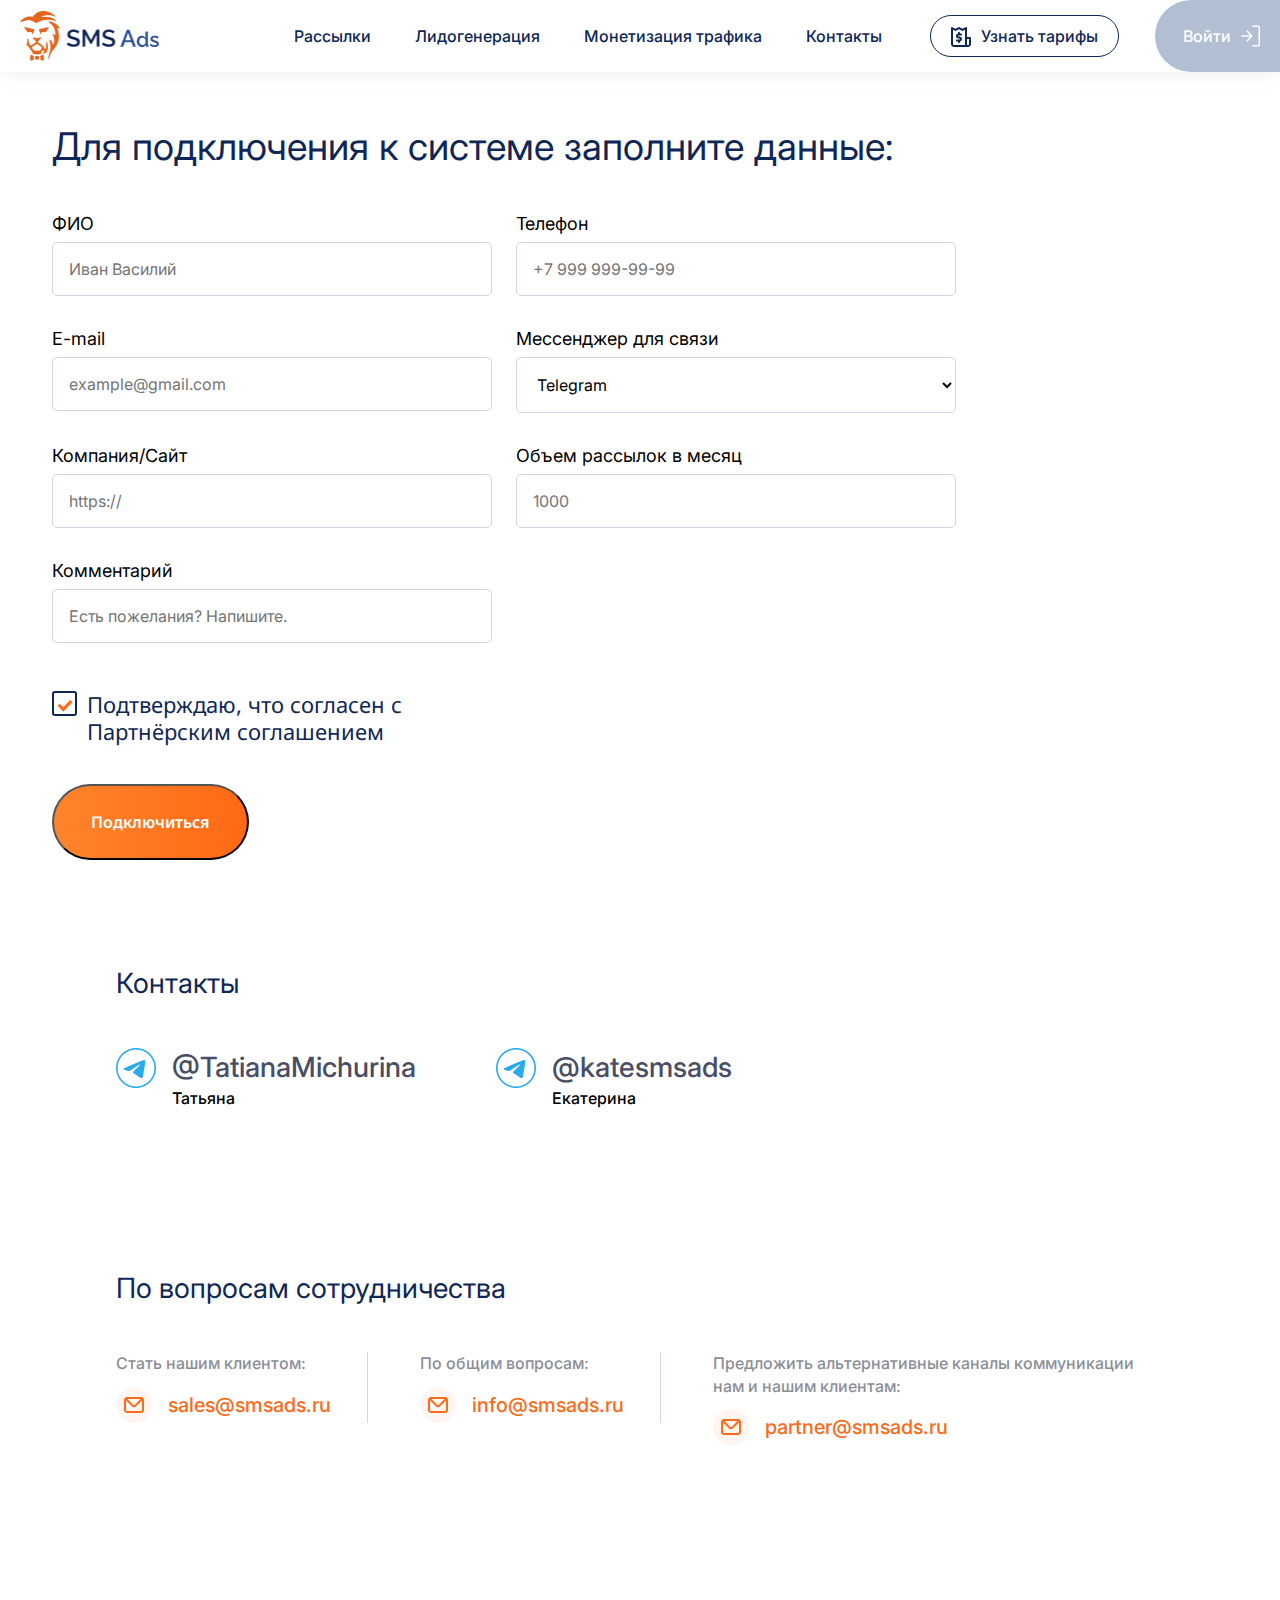
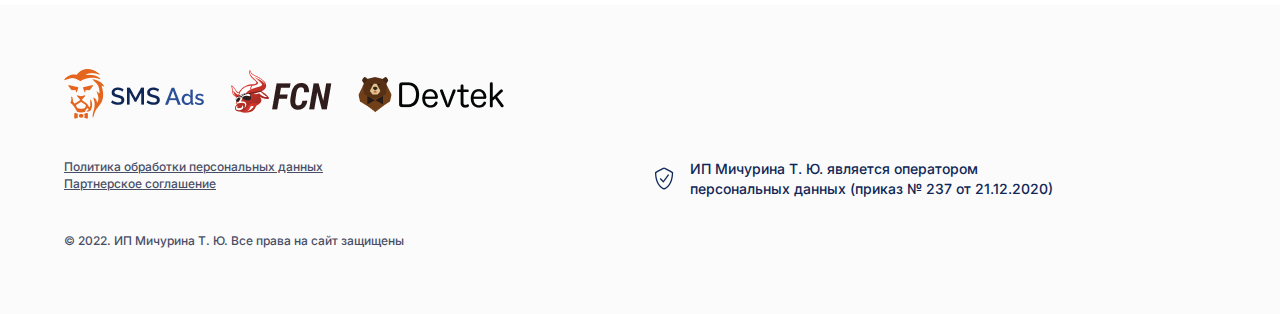
<file: pages/register.html>
<!DOCTYPE html>
<html lang="en">

<head>
  <meta charset="UTF-8">
  <meta http-equiv="X-UA-Compatible" content="IE=edge">
  <meta name="viewport" content="width=device-width, initial-scale=1.0">
  <link rel="stylesheet" href="../style/style.css">
  <link rel="stylesheet" href="../style/media.css">
  <title>Подключиться | SMS Ads</title>
</head>

<body>
  <header>
    <nav class="navbar">
      <a href="../index.html" class="logo">
        <img src="../assets/Logo_1_desk.png" alt="">
      </a>
      <div class="navbar-list_mob">
        <div class="burger" id="burger"></div>
        <a href="./register.html" class="nav_link btn btn-outline">Узнать тарифы</a>
      </div>
      <div class="navbar-list" id="menu">
        <div>
          <a href="../index.html#you-gain" class="nav_link">Рассылки</a>
          <a href="../index.html#lidogeneration" class="nav_link">Лидогенерация</a>
          <a href="../index.html#monetization" class="nav_link">Монетизация трафика</a>
          <a href="../index.html#contacts" class="nav_link">Контакты</a>
        </div>
        <div>
          <a href="#!" class="nav_link btn mob:btn-block btn-outline">
            <svg width="20" height="21" viewbox="0 0 20 21" fill="none" xmlns="http://www.w3.org/2000/svg">
              <path
                d="M7.50001 9.49995H10C10.2652 9.49995 10.5196 9.39459 10.7071 9.20705C10.8947 9.01952 11 8.76516 11 8.49995C11 8.23473 10.8947 7.98038 10.7071 7.79284C10.5196 7.6053 10.2652 7.49995 10 7.49995H9.00001V6.99995C9.00001 6.73473 8.89465 6.48038 8.70711 6.29284C8.51958 6.1053 8.26522 5.99995 8.00001 5.99995C7.73479 5.99995 7.48044 6.1053 7.2929 6.29284C7.10537 6.48038 7.00001 6.73473 7.00001 6.99995V7.54995C6.39243 7.67332 5.85237 8.01805 5.48466 8.51721C5.11696 9.01637 4.94785 9.63436 5.01015 10.2512C5.07246 10.868 5.36174 11.4397 5.82184 11.8553C6.28194 12.2708 6.88003 12.5006 7.50001 12.4999H8.50001C8.63262 12.4999 8.75979 12.5526 8.85356 12.6464C8.94733 12.7402 9.00001 12.8673 9.00001 12.9999C9.00001 13.1326 8.94733 13.2597 8.85356 13.3535C8.75979 13.4473 8.63262 13.4999 8.50001 13.4999H6.00001C5.73479 13.4999 5.48044 13.6053 5.2929 13.7928C5.10537 13.9804 5.00001 14.2347 5.00001 14.4999C5.00001 14.7652 5.10537 15.0195 5.2929 15.2071C5.48044 15.3946 5.73479 15.4999 6.00001 15.4999H7.00001V15.9999C7.00001 16.2652 7.10537 16.5195 7.2929 16.7071C7.48044 16.8946 7.73479 16.9999 8.00001 16.9999C8.26522 16.9999 8.51958 16.8946 8.70711 16.7071C8.89465 16.5195 9.00001 16.2652 9.00001 15.9999V15.4499C9.60758 15.3266 10.1476 14.9818 10.5154 14.4827C10.8831 13.9835 11.0522 13.3655 10.9899 12.7487C10.9276 12.1319 10.6383 11.5602 10.1782 11.1446C9.71807 10.7291 9.11998 10.4993 8.50001 10.4999H7.50001C7.3674 10.4999 7.24022 10.4473 7.14645 10.3535C7.05269 10.2597 7.00001 10.1326 7.00001 9.99995C7.00001 9.86734 7.05269 9.74016 7.14645 9.64639C7.24022 9.55262 7.3674 9.49995 7.50001 9.49995ZM19 10.9999H16V1.99995C16.0007 1.82374 15.9548 1.65047 15.867 1.49769C15.7792 1.34491 15.6526 1.21805 15.5 1.12995C15.348 1.04218 15.1755 0.995972 15 0.995972C14.8245 0.995972 14.652 1.04218 14.5 1.12995L11.5 2.84995L8.50001 1.12995C8.34799 1.04218 8.17554 0.995972 8.00001 0.995972C7.82447 0.995972 7.65203 1.04218 7.50001 1.12995L4.50001 2.84995L1.50001 1.12995C1.34799 1.04218 1.17554 0.995972 1.00001 0.995972C0.824471 0.995972 0.652027 1.04218 0.500008 1.12995C0.347404 1.21805 0.220789 1.34491 0.132986 1.49769C0.0451828 1.65047 -0.000691685 1.82374 7.88288e-06 1.99995V17.9999C7.88288e-06 18.7956 0.316078 19.5587 0.878688 20.1213C1.4413 20.6839 2.20436 20.9999 3.00001 20.9999H17C17.7957 20.9999 18.5587 20.6839 19.1213 20.1213C19.6839 19.5587 20 18.7956 20 17.9999V11.9999C20 11.7347 19.8947 11.4804 19.7071 11.2928C19.5196 11.1053 19.2652 10.9999 19 10.9999ZM3.00001 18.9999C2.73479 18.9999 2.48044 18.8946 2.2929 18.7071C2.10536 18.5195 2.00001 18.2652 2.00001 17.9999V3.72995L4.00001 4.86995C4.15435 4.95056 4.32589 4.99266 4.50001 4.99266C4.67413 4.99266 4.84567 4.95056 5.00001 4.86995L8.00001 3.14995L11 4.86995C11.1543 4.95056 11.3259 4.99266 11.5 4.99266C11.6741 4.99266 11.8457 4.95056 12 4.86995L14 3.72995V17.9999C14.0027 18.3411 14.0636 18.6793 14.18 18.9999H3.00001ZM18 17.9999C18 18.2652 17.8947 18.5195 17.7071 18.7071C17.5196 18.8946 17.2652 18.9999 17 18.9999C16.7348 18.9999 16.4804 18.8946 16.2929 18.7071C16.1054 18.5195 16 18.2652 16 17.9999V12.9999H18V17.9999Z"
                fill="#0F2756" />
            </svg>
            Узнать тарифы</a>
          <a href="#!" class="nav_link btn mob:btn-block btn-half">Войти <img src="../assets/icons/sign-in.png" alt=""
              class="icon"></a>
        </div>
      </div>
    </nav>
  </header>

  <main class="main">
    <section class="form">
      <h2 class="h2">Для подключения к системе заполните данные:</h2>
      <form>
        <div class="form-wrapper">
          <label for="name">ФИО
            <input type="text" name="name" id="name" placeholder="Иван Василий">
          </label>
          <label for="tel">Телефон
            <input type="phone" name="tel" id="tel" placeholder="+7 999 999-99-99" pattern="\d+">
          </label>
          <label for="email">E-mail
            <input type="email" name="email" id="email" placeholder="example@gmail.com">
          </label>
          <label for="messanger">Мессенджер для связи
            <select name="messanger" id="messanger">
              <option value="telegram" default selected>Telegram</option>
              <option value="instagram">instagram</option>
              <option value="facebook">facebook</option>
            </select>
          </label>
          <label for="company">Компания/Сайт
            <input type="text" name="company" id="company" placeholder="https://">
          </label>

          <label for="volume">Объем рассылок в месяц
            <input type="phone" name="volume" id="volume" placeholder="1000" pattern="\d+">
          </label>
          <label for="comment">Комментарий
            <input type="text" name="comment" id="comment" placeholder="Есть пожелания? Напишите.">
          </label>
        </div>
        <label class="container">Подтверждаю, что согласен с Партнёрским соглашением
          <input type="checkbox" checked="checked">
          <span class="checkmark"></span>
        </label>
        <button type="submit" class="btn mob:btn-block btn-primary">Подключиться</button>
      </form>
    </section>
    <section class="contacts" id="contacts">
      <h2>Контакты</h2>
      <div class="flex">
        <div class="flex">
          <div><img src="../assets/icons/Telegram.png" alt=""></div>
          <div>
            <a href="https://t.me/TatianaMichurina" class="link" target="_blank">@TatianaMichurina</a>
            <p class="inter">Татьяна</p>
          </div>
        </div>
        <div class="flex">
          <div><img src="../assets/icons/Telegram.png" alt=""></div>
          <div>
            <a href="https://t.me/katesmsads" class="link" target="_blank">@katesmsads</a>
            <p class="inter">Екатерина</p>
          </div>
        </div>
      </div>
    </section>
    <section class="for-questions">
      <h2>По вопросам сотрудничества</h2>
      <div class="flex">
        <div>
          <p class="inter">Стать нашим клиентом:</p>
          <a href="#!" class="link" target="_blank">
            <img src="../assets/icons/mail.svg" alt="" class="icon">
            sales@smsads.ru
          </a>
        </div>
        <div>
          <p class="inter">По общим вопросам:</p>
          <a href="#!" class="link" target="_blank">
            <img src="../assets/icons/mail.svg" alt="" class="icon">
            info@smsads.ru
          </a>
        </div>
        <div>
          <p class="inter">Предложить альтернативные каналы коммуникации нам и нашим клиентам:</p>
          <a href="#!" class="link" target="_blank">
            <img src="../assets/icons/mail.svg" alt="" class="icon">
            partner@smsads.ru
          </a>
        </div>
      </div>
    </section>
  </main>

  <footer class="footer">
    <main>
      <div class="flex">
        <a href="../index.html" target="_blank"><img src="../assets/Logo_1_desk.png" alt=""></a>
        <a href="./notFound.html" target="_blank"><img src="../assets/Logo_2.png" alt=""></a>
        <a href="https://devtek.io" target="_blank"><img src="../assets/Logo_3.png" alt=""></a>
      </div>
      <div class="flex">
        <div class="inter">
          <a href="#!">Политика обработки персональных данных</a>
          <br>
          <a href="#!">Партнерское соглашение</a>
          <p class="raleway">© 2022. ИП Мичурина Т. Ю. Все права на сайт защищены</p>
        </div>
        <div>
          <p class="inter lg">
            <img src="../assets/icons/shield.svg" alt="" class="icon">
            ИП Мичурина Т. Ю. является оператором <br> персональных данных (приказ № 237 от 21.12.2020)
          </p>
        </div>
      </div>
    </main>
  </footer>

  <script src="../script/script.js">
  </script>
</body>

</html>
</file>
<file: style/style.css>
@import url('https://fonts.googleapis.com/css2?family=Inter:wght@200;300;400;500;600;700&family=Noto+Sans:wght@400;500;600&display=swap');

:root {
  --black-blue: #0f2756;
  --gray-1: #484e65;
  --gray-2: #8b8e97;
  --gray-blue: #b2bed2;
  --blue-light: #cfd7e7;
  --gray-blue-grad: linear-gradient(91.26deg, #f9fbff 0%, #f4f8ff 100%);
  --orange: #fb6b1a;
  --orange-grad: linear-gradient(90deg, #ff842b 0%, #fe6915 100%);
  --orange-grad-hover: linear-gradient(90deg, #ff9d0a 0%, #ff792d 100%);
  --red-error: #ff4a4a;
  --blue-input: #4a84fa;
}

* {
  margin: 0;
  padding: 0;
  box-sizing: border-box;
}

html {
  scroll-behavior: smooth;
}

body {
  min-height: 100vh;
  overflow-x: hidden;
}

img:not(.icon) {
  display: block;
  width: 100%;
  object-fit: cover;
}

a {
  color: inherit;
  text-decoration: none;
}

h1 {
  font: 500 34px 'Inter', sans-serif;
  line-height: 120%;
  color: var(--black-blue);
  margin-bottom: 1.5rem;
}

.h1 {
  font: 500 32px 'Inter', sans-serif;
  line-height: 120%;
  color: var(--black-blue);
  margin-bottom: 1.5rem;
  display: flex;
  align-items: center;
  gap: 12px;
}

h2 {
  font: 20px 'Inter', sans-serif;
  line-height: 140%;
  color: var(--black-blue);
  margin-bottom: 28px;
}

.h2 {
  font: 600 28px 'Inter', sans-serif;
  line-height: 140%;
  color: var(--black-blue);
  margin: 40px 0 18px;
}

h2 span {
  font-weight: 500;
}

h4 {
  font: 400 22px 'Inter';
  line-height: 150%;
}

h5 {
  font: 500 18px 'Inter', sans-serif;
  line-height: 140%;
  color: var(--black-blue);
}

/* components */

.btn {
  font: 600 16px 'Noto Sans', sans-serif;
  line-height: 140%;
  display: flex;
  align-items: center;
  justify-content: center;
  gap: 10px;
  padding: 9.5px 20px;
  transition: 300ms ease;
  position: relative;
  z-index: 1;
}

.btn.btn-primary {
  background: var(--orange-grad);
  color: #fff;
  padding: 25px 37px;
  width: fit-content;
  border-radius: 65px;
  overflow: hidden;
}

.btn.btn-primary:hover {
  background: var(--orange-grad-hover);
}

.btn.btn-primary::after {
  content: '';
  width: 100%;
  height: 100%;
  background-color: white;
  opacity: 0;
  position: absolute;
  top: 0;
  left: 0;
  z-index: -1;
  transition: 500ms ease;
}

.btn.btn-arrow {
  background: transparent;
  color: var(--black-blue);
  border: 1px solid var(--gray-blue);
  border-radius: 39px;
  padding: 10px 20px 10px 32px;
  width: fit-content;
  white-space: nowrap;
  height: 72px;
}

.btn.btn-outline {
  border: 1px solid var(--black-blue);
  border-radius: 65px;
}

.btn.btn-arrow:hover,
.btn.btn-outline:hover {
  color: #fff;
  background-color: var(--black-blue);
}

svg path {
  transition: 300ms ease;
}

.btn.btn-arrow:hover svg path,
.btn.btn-outline:hover svg path {
  fill: white;
}

.btn.btn-half {
  background: #b2bed2;
  color: #fff;
  height: 100%;
  padding: 20px 20px 20px 28px;
  border-radius: 60px 0px 0px 60px;
}

.btn.btn-half:hover {
  background-color: var(--black-blue);
}

.btn.btn-block {
  padding: 25px 20px;
  width: 100%;
  height: fit-content;
  border-radius: 65px;
}

.burger {
  position: relative;
  z-index: 1;
  width: 48px;
  height: 16px;
  margin-left: 24px;
}

.burger::before,
.burger::after {
  content: '';
  width: 100%;
  height: 2px;
  background-color: var(--black-blue);
  position: absolute;
  top: 0;
  left: 0;
  transition: 400ms;
}

.burger::after {
  top: auto;
  bottom: 0;
}

.burger.active::before {
  top: 50%;
  left: 50%;
  transform: translate(-50%, -50%) rotate(-45deg);
}

.burger.active::after {
  top: 50%;
  left: 50%;
  transform: translate(-50%, -50%) rotate(45deg);
}

/* Layout */

.flex {
  display: flex;
  flex-direction: column;
  align-items: center;
  justify-content: space-between;
}

.flex-reverse {
  display: flex;
  flex-direction: row;
  align-items: center;
  justify-content: space-between;
}

/* Header */

header {
  position: relative;
  z-index: 50;
}

.navbar {
  display: flex;
  justify-content: space-between;
  padding: 0 15px;
  height: 64px;
  box-shadow: 0px 1px 20px 0px #00000012;
}

.logo {
  width: 104px;
  display: flex;
  align-items: center;
}

.navbar-list_mob {
  display: flex;
  align-items: center;
  flex-direction: row-reverse;
}

.navbar-list_mob .btn {
  font-size: 12px;
  line-height: 140%;
}

.burger.active + .btn {
  opacity: 0;
}

.navbar-list {
  display: flex;
  flex-direction: column;
  justify-content: space-between;
  background-color: #ffffff;
  position: absolute;
  top: 100%;
  right: 0;
  height: calc(100vh - 64px);
  width: 100%;
  z-index: -1;
  padding: 48px 15px 40px;
  transform: translateX(120%) skew(10deg);
  transition: 700ms ease;
}

.navbar-list div {
  display: flex;
  flex-direction: column;
  gap: 16px;
}
.navbar-list div:first-child {
  gap: 24px;
}

.navbar-list.open {
  transform: translateX(0%) skew(0deg);
}

.navbar-list.close {
  transform: translateX(120%) skew(-10deg);
}

.nav_link {
  font: 500 24px 'Inter', sans-serif;
  color: var(--black-blue);
}

/* Main */

.main {
  max-width: 1400px;
  width: 100%;
  padding: 0 15px;
  margin: 0 auto;
}

#up {
  width: 48px;
  height: 48px;
  position: fixed;
  left: 20px;
  bottom: 40px;
  border-radius: 50%;
  display: none;
  place-content: center;
  box-shadow: 0px 6px 12px -1px #0f2a5f26;
  border: 1px solid var(--gray-blue);
  background: #fff;
  opacity: 0;
  z-index: 40;
  transition: 500ms;
}

/* intro */

.intro {
  display: flex;
  align-items: center;
  justify-content: center;
  flex-direction: column;
  min-height: 768px;
  height: calc(100vh - 64px);
}

.intro.lidogen {
  height: fit-content;
}

.intro-img {
  width: 305px;
  margin-top: 28px;
}
.intro-info div {
  display: flex;
  transform: translate(-15px, -11px);
}

.intro-info p {
  font: 14px 'Noto Sans', sans-serif;
  line-height: 140%;
  color: var(--black-blue);
  margin-bottom: 58px;
  transform: translateY(-14px);
}

/* Section 2 */

.section-2 {
  display: flex;
  align-items: center;
  position: relative;
  z-index: 1;
  min-height: 354px;
  border-radius: 15px;
  padding: 36px 20px;
  background: var(--gray-blue-grad);
  margin-bottom: 100px;
}

.section-2::after {
  content: '';
  width: 100%;
  height: 100%;
  background: center / cover no-repeat url('../assets/section2_bg.png');
  position: absolute;
  top: 0;
  left: 0;
  z-index: -1;
}

.section-2 .info {
  max-width: 730px;
  width: 100%;
}
.left-border {
  border-left: 2px solid var(--orange);
  color: var(--black-blue);
  padding-left: 18px;
}

.section-2 .info .flex .left-border {
  margin-bottom: 48px;
}
.section-2 .info .flex .left-border p {
  font: 300 16px 'Inter', sans-serif;
  line-height: 160%;
  color: var(--black-blue);
}

/* Section 3 - You Gain */

.you-gain {
  padding-top: 104px;
}

.you-gain .flex {
  column-gap: 50px;
}

.you-gain h2 {
  margin-bottom: 16px;
}
.you-gain ul {
  max-width: 880px;
  width: 100%;
}
li {
  list-style: none;
  display: flex;
  align-items: center;
}

.you-gain li {
  flex-direction: column;
  align-items: flex-start;
  row-gap: 8px;
  column-gap: 24px;
  padding: 24px 0;
}
.you-gain li img {
  width: auto;
}
.you-gain li div {
  display: flex;
  align-items: center;
  gap: 24px;
  flex: 1;
}
.you-gain li p {
  font: 16px 'Noto Sans';
  line-height: 140%;
  color: var(--gray-1);
  flex: 2;
}

.you-gain .btn {
  margin-top: 56px;
  /* margin-top: 35px; */
}

hr {
  border-color: var(--blue-light);
  border-top: 0;
}
/* Section 4 - Capabilities/capability */

.capability {
  padding-top: 104px;
}

.capability h2 {
  max-width: 745px;
  width: 100%;
}
.capability h2 span {
  color: var(--orange);
}

.capability .flex {
  align-items: flex-start;
}

.noto {
  font: 500 16px 'Noto Sans', sans-serif;
  line-height: 140%;
}

.inter {
  font: 500 16px 'Inter';
  line-height: 140%;
}

.capability .flex .inter {
  font: 300 16px 'Inter';
  line-height: 160%;
}

.capability .flex p,
.capability .flex h4,
.capability .flex div {
  color: var(--black-blue);
  flex: 1;
}

.capability .flex div.h1 img {
  width: 44px;
}

/* Section 5 - client's Database */
.db-client {
  padding-top: 64px;
}

.db-client svg {
  position: absolute;
}

.db-client span {
  content: '';
  width: 20px;
  height: 20px;
  background-color: var(--blue-light);
  border: 6px solid white;
  position: absolute;
  top: 65px;
  right: 0px;
  border-radius: 50%;
  transform: translate(50%, -50%);
  z-index: 1;
}

.db-client span:nth-of-type(2) {
  top: 149px;
}

.db-client span:nth-of-type(3) {
  top: 317px;
}
.db-client span:nth-of-type(4) {
  top: auto;
  bottom: 132px;
  left: -20px;
}

.db-client .main-line {
  top: 65px;
  right: -20px;
}
.db-client .main-line2 {
  bottom: -40px;
  left: -20px;
}

.db-client .turn-line-left {
  bottom: 150px;
  left: -20px;
}
.db-client .turn-line:nth-of-type(2) {
  top: 149px;
  right: -20px;
}

.db-client .turn-line:nth-of-type(3) {
  top: 317px;
  right: -20px;
}

.db-client .turn-line:nth-of-type(4) {
  top: 65px;
  right: -20px;
}

.title_with_arrow {
  display: flex;
  align-items: center;
  justify-content: center;
  width: 100%;
  padding: 20px;
  color: var(--gray-1);
  background: #f6f9ff;
  position: relative;
  margin-bottom: 54px;
}

.title_with_arrow::after {
  content: url('../assets/icons/title_arrow.svg');
  position: absolute;
  top: 100%;
}

.db-client .flex {
  position: relative;
  background: #f6f9ff;
  border-radius: 5px;
  gap: 48px;
  padding: 48px 37px;
}

.db-client .flex p {
  position: absolute;
  top: -50px;
  left: 0;
  color: var(--gray-2);
}

.db-client .flex-reverse {
  justify-content: center;
  margin-top: 40px;
  width: 100%;
  gap: 15px;
}

.db-client .flex-reverse div {
  border: 1px solid #cfd7e7;
  border-radius: 5px;
  height: 68px;
  max-width: 170px;
  width: 100%;
  display: flex;
  align-items: center;
  justify-content: center;
  position: relative;
}

.db-client .flex-reverse div::after {
  content: '';
  width: 10px;
  height: 10px;
  background-color: var(--orange);
  border: 6px solid white;
  position: absolute;
  top: 0;
  right: 5px;
  border-radius: 50%;
  transform: translate(-50%, -50%);
  z-index: 1;
}

.db-client .flex-reverse div:first-child:after {
  left: 25px;
  right: auto;
}

/* Section 6 - Update */

.update {
  align-items: flex-start;
  margin-top: 104px;
  border-radius: 30px;
  border: 2px solid var(--orange);
  padding: 36px 20px;
  background: var(--orange-grad);
  color: #fff;
  position: relative;
  z-index: 1;
}

.update::after {
  content: '';
  width: 100%;
  height: 100%;
  background-color: white;
  opacity: 0;
  border-radius: 30px;
  position: absolute;
  top: 0;
  left: 0;
  z-index: -1;
  transition: 1000ms ease;
}

.update .btn.btn-primary {
  color: var(--orange);
}

.update:hover .btn.btn-primary {
  color: #fff;
}
.update .btn.btn-primary::after {
  opacity: 1;
}

.update:hover .btn.btn-primary::after {
  opacity: 0;
}

.update:hover,
.update:hover h5,
.update:hover h5 strong {
  color: var(--orange);
  border-color: var(--orange);
}

.update:hover::after {
  opacity: 1;
}

.update h5 {
  color: rgba(255, 255, 255, 0.7);
  text-transform: uppercase;
  width: 100%;
  border-bottom: 1px solid #fff;
  padding-bottom: 20px;
  margin-bottom: 20px;
}

.update h5 strong {
  color: rgba(255, 255, 255, 1);
}

.update p.noto {
  /* max-width: 310px; */
  width: 100%;
  font-weight: normal;
  margin-bottom: 56px;
}

/* Section 7 - Scroll Animation */

.scroll {
  padding-top: 104px;
  display: flex;
  justify-content: space-between;
}
.scroll .info {
  flex: 1;
}
.scroll .info .box {
  max-height: 650px;
  height: 100vh;
  display: grid;
  place-content: center;
  margin-bottom: 50px;
}

.scroll .info .box div:first-child {
  max-width: 441px;
  width: 100%;
}

.scroll .info .box .h1 {
  margin-bottom: 0px;
  text-transform: uppercase;
  gap: 0;
}
.scroll .info .box div .btn {
  margin-top: 56px;
}

.scroll .info .box .h1 img {
  width: 82px;
}
.scroll .info .box p {
  font-size: 18px;
  color: var(--gray-1);
  margin-bottom: 8px;
}
.scroll .info .box p.lg,
p.lg {
  font-size: 20px;
  color: var(--gray-blue);
  margin-bottom: 16px;
}

#carousel {
  flex: 1;
  max-width: 50vw;
  height: 1950px;
  overflow: hidden;
  position: relative;
  background: var(--gray-blue-grad);
  border-radius: 30px 0px 0px 30px;
}

#carousel .slider {
  height: 650px;
  min-width: 100vw;
  align-items: center;
  overflow: hidden;
  display: none;
  gap: 200px;
  padding: 0 100px;
}

.slide {
  width: 345px;
  height: 345px;
  margin: auto;
  border-radius: 50%;
  position: relative;
  display: block;
  background-color: var(--gray-blue-grad);
  transition: 500ms;
}

#carousel .slide {
  width: 480px;
  height: 480px;
  margin: auto;
  border-radius: 50%;
  position: relative;
  background-color: #fff;
  opacity: 0;
}

.slide img {
  object-fit: contain;
  width: 245px;
  height: 245px;
  position: absolute;
  top: 50%;
  left: 50%;
  transform: translate(-50%, -50%);
}
.slide img.iPhone12_left {
  left: 30%;
}

/*  Section 8 - lidogeneration */

.lidogen {
  padding-top: 104px;
}

.lidogen .btn {
  margin-top: 56px;
}

.lidogen-info ul {
  margin-top: 18px;
  margin-bottom: 40px;
}

.text-gray-2 {
  color: var(--gray-2);
}

.lidogen-info li {
  padding-left: 5px;
  transform: translateX(25px);
  gap: 16px;
  position: relative;
  margin-bottom: 12px;
}

.lidogen-info li:not(:last-of-type):before {
  content: url('../assets/icons/lido-nextstep.svg');
  width: 15px;
  height: 38px;
  position: absolute;
  top: 50%;
  left: -14px;
  /* transform: translate(-50%, -50%); */
}

.lidogen-info li img {
  width: 36px;
}
.lidogen-info li .inter {
  font-weight: normal;
}

.lidogen-info li .inter {
  font-weight: normal;
}

.monet-info .left-border {
  margin: 40px 0;
}

.monet-info,
.monet .intro-img {
  flex: 1;
}

.update.two {
  margin-top: 40px;
  height: 330px;
  margin-bottom: 104px;
}

.update.two::before {
  content: '';
  width: 100%;
  height: 100%;
  background: bottom right / contain no-repeat url('../assets/update-bg.png');
  position: absolute;
  border-radius: 30px;
  top: 0;
  left: 0;
  z-index: 1;
}

.contacts,
.for-questions {
  padding-left: 5vw;
  margin-bottom: 104px;
}

.contacts .flex .flex {
  flex-direction: row;
}

.contacts .flex,
.for-questions .flex {
  align-items: start;
  justify-content: flex-start;
  gap: 16px;
}

.link {
  font: 500 28px 'Inter';
  line-height: 140%;
  color: var(--gray-1);
}

.link:hover {
  color: var(--gray-2);
}

.for-questions .flex div:not(:last-of-type) {
  padding-bottom: 20px;
  border-bottom: 1px solid var(--blue-light);
  margin-bottom: 20px;
}
.for-questions .inter {
  color: var(--gray-2);
}
.for-questions .link {
  display: flex;
  align-items: center;
  gap: 16px;
  font-size: 20px;
  color: var(--orange);
  margin-top: 12px;
}

.footer {
  padding: 5vw;
  background-color: #fbfbfb;
}

.footer .flex {
  justify-content: flex-start;
  align-items: start;
  gap: 24px;
}

.footer .flex div {
  flex: 1;
}

.footer .inter,
.footer .raleway {
  color: var(--gray-1);
  margin-top: 40px;
  font-size: 12px;
}

.footer .inter.lg {
  color: var(--black-blue);
  font-size: 14px;
  display: flex;
  gap: 14px;
}
.footer .inter a {
  text-decoration: underline;
}

.form {
  padding-top: 48px;
}

form {
  max-width: 1200px;
  width: 100%;
  margin-top: 40px;
  padding-bottom: 104px;
}
form .form-wrapper {
  display: flex;
  flex-wrap: wrap;
  gap: 24px;
}

label {
  font: 18px 'Inter', sans-serif;
  display: inline-flex;
  flex-direction: column;
  max-width: 440px;
  width: 100%;
}

input,
input:valid,
select {
  width: 100%;
  padding: 16px;
  font: 16px 'Inter', sans-serif;
  background-color: white;
  border: 1px solid #cfd7e7;
  border-radius: 5px;
  outline: 0;
  margin: 8px 0;
}

input:invalid {
  border: 1px solid var(--red-error);
}

input:focus:invalid {
  border: 1px solid var(--red-error);
}

input:focus,
select:focus {
  border: 1px solid var(--blue-input);
}

label span {
  display: inline-block;
  font-size: 18px;
  min-width: 5px;
  transition: 0.3s cubic-bezier(0.68, -0.55, 0.265, 1.55);
}

/* custom checkbox */

.container {
  font: 14px 'Noto Sans';
  line-height: 120%;
  color: var(--black-blue);
  display: block;
  position: relative;
  padding-left: 35px;
  margin: 40px 0 40px;
  cursor: pointer;
  font-size: 22px;
  -webkit-user-select: none;
  -moz-user-select: none;
  -ms-user-select: none;
  user-select: none;
}

/* Hide the browser's default checkbox */
.container input {
  position: absolute;
  opacity: 0;
  cursor: pointer;
  height: 0;
  width: 0;
}

/* Create a custom checkbox */
.checkmark {
  position: absolute;
  top: 0;
  left: 0;
  height: 25px;
  width: 25px;
  background-color: transparent;
  border: 2px solid var(--black-blue);
  border-radius: 3px;
}

/* On mouse-over, add a grey background color */
.container:hover input ~ .checkmark {
  background-color: #eee;
}

/* When the checkbox is checked, add a blue background */
.container input:checked ~ .checkmark {
  background-color: transparent;
}

/* Create the checkmark/indicator (hidden when not checked) */
.checkmark:after {
  content: '';
  position: absolute;
  display: none;
}

/* Show the checkmark when checked */
.container input:checked ~ .checkmark:after {
  display: block;
}

/* Style the checkmark/indicator */
.container .checkmark:after {
  left: 50%;
  top: 50%;
  width: 5px;
  height: 10px;
  border: solid var(--orange);
  border-width: 0 3px 3px 0;
  -webkit-transform: translate(-50%, -50%) rotate(45deg);
  -ms-transform: translate(-50%, -50%) rotate(45deg);
  transform: translate(-50%, -50%) rotate(45deg);
}

.error {
  min-height: 550px;
  display: flex;
  flex-direction: column;
  align-items: center;
  justify-content: center;
}

.error h1 {
  line-height: 1;
  text-transform: uppercase;
  font-size: clamp(36px, 36px + 3vw, 100px);
  color: var(--blue-light);
}

.error .inter {
  color: var(--gray-1);
  margin-bottom: 64px;
}

.error h1 span {
  font-weight: 900;
  background: linear-gradient(267.43deg, #6762f1 39.92%, #7bd1ea 60.34%);
  -webkit-background-clip: text;
  -webkit-text-fill-color: transparent;
}
</file>
<file: style/media.css>
@media screen and (min-width: 640px) {
  h1 {
    font-size: 36px;
  }

  h2 {
    font-size: 28px;
    margin-bottom: 44px;
  }

  .h1 {
    font-size: 36px;
    gap: 20px;
  }

  .h2 {
    font-size: 38px;
    font-weight: normal;
    margin: 0;
  }

  .navbar-list {
    width: 375px;
  }

  .main {
    padding: 0 52px;
  }
  .intro {
    margin: 100px 0;
    height: auto;
  }
  .intro-img {
    width: 100%;
    max-width: 574px;
    margin-top: 0;
  }

  .intro-info p {
    margin-bottom: 54px;
    transform: translateY(-10px);
  }

  .section-2 .info .flex .left-border {
    padding-left: 24px;
  }

  .capability .flex {
    align-items: center;
    margin-top: 51px;
  }

  .lidogen {
    padding-top: 0;
  }
}
@media screen and (min-width: 1040px) {
  .desk\:d-none {
    display: none;
  }

  #up {
    display: grid;
  }

  .error .inter {
    margin-bottom: 72px;
  }

  .btn-block {
    max-width: 376px;
  }

  .intro {
    flex-direction: row-reverse;
    margin: 0;
    max-height: 768px;
  }

  .monet.intro {
    flex-direction: row;
  }

  .update.two {
    margin-top: 52px;
    height: auto;
    margin-bottom: 160px;
  }
  .for-questions .flex div:not(:last-of-type) {
    padding-right: 36px;
    border-right: 1px solid var(--blue-light);
    margin-right: 36px;
    padding-bottom: 0;
    border-bottom: 0;
    margin-bottom: 0;
  }
  .flex {
    flex-direction: row;
  }

  .section-2 .info .flex .left-border {
    padding-left: 24px;
    margin-bottom: 0;
  }

  .lidogen,
  .scroll,
  .capability,
  .you-gain {
    padding-top: 160px;
  }
  .update {
    margin-top: 160px;
  }
  .contacts,
  .for-questions,
  .update.two {
    margin-bottom: 160px;
  }
  .you-gain h2 {
    margin-bottom: 24px;
  }
  .you-gain li {
    align-items: center;
    flex-direction: row;
  }
  .you-gain .btn {
    margin-top: 35px;
  }
  .title_with_arrow {
    width: 168px;
    padding: 20px;
    margin-bottom: 0;
  }
  .title_with_arrow::after {
    top: 50%;
    left: 100%;
    transform: translate(-20%, -50%) rotate(-90deg);
  }
  .db-client span {
    transform: translate(-50%, -50%);
    top: 0;
    right: 80px;
  }

  .db-client span:nth-of-type(2) {
    top: 0;
    left: 380px;
  }

  .db-client span:nth-of-type(3) {
    top: 0;
    left: 140px;
  }
  .db-client span:nth-of-type(4) {
    bottom: -20px;
    left: auto;
    right: 252px;
  }
  .db-client .main-line-desk {
    top: -20px;
    right: -80px;
  }
  .db-client .main-line2-desk {
    bottom: -20px;
    right: -80px;
  }
  .db-client .turn-line-bottom {
    bottom: -20px;
    right: 272px;
  }
  .db-client .turn-line1-desk {
    top: -20px;
    left: 140px;
  }

  .db-client .turn-line2-desk {
    top: -20px;
    left: 380px;
  }

  .db-client .turn-line3-desk {
    top: -20px;
    right: 100px;
  }
  .db-client.flex {
    gap: 40px;
  }

  .db-client .flex-reverse {
    width: fit-content;
    flex-direction: column;
    margin-top: 0px;
    gap: 67px;
  }
  .db-client .flex-reverse div {
    padding: 18px 28px;
  }
  .db-client .flex-reverse div::after {
    top: auto;
    bottom: -6px;
    left: 0;
    right: auto;
  }

  .db-client .flex-reverse div:first-child:after {
    top: 15px;
    left: 0;
    right: auto;
    bottom: auto;
  }

  .update {
    align-items: center;
    margin-top: 140px;
    height: 180px;
    padding: 34px 40px;
    gap: 40px;
  }

  .update h5 {
    max-width: 353px;
    border-right: 1px solid #fff;
    padding-right: 40px;
    border-bottom: 0;
    padding-bottom: 0;
    margin-bottom: 0;
  }
  .update p.noto {
    max-width: 310px;
    width: 100%;
    margin-bottom: 0;
  }
  .slide img {
    height: auto;
    width: auto;
  }
  .contacts .flex,
  .for-questions .flex {
    margin-right: 64px;
  }
}
@media screen and (max-width: 1040px) {
  /* components */
  .mob\:d-none {
    display: none;
  }

  .mob\:btn-block.btn-half,
  .mob\:btn-block.btn-primary,
  .mob\:btn-block.btn-arrow,
  .mob\:btn-block {
    padding: 25px 20px;
    width: 100%;
    height: fit-content;
    border-radius: 65px;
  }
}

@media screen and (min-width: 1200px) {
  /* Layout */

  /* Header */
  .navbar {
    display: flex;
    justify-content: space-between;
    padding: 0;
    height: 72px;
  }
  .logo {
    width: 140px;
    margin-left: 20px;
  }
  .navbar-list_mob {
    display: none;
  }
  .navbar-list {
    position: static;
    transform: translateX(0%) skew(0);
    flex-direction: row;
    align-items: center;
    height: 100%;
    width: fit-content;
    padding: 0;
    gap: 48px;
    z-index: 1;
  }
  .navbar-list div {
    flex-direction: row;
    gap: 36px;
    height: 100%;
    align-items: center;
  }

  .navbar-list div:first-child {
    gap: 44px;
  }

  .nav_link {
    font-size: 16px;
  }

  /* Main */
  .intro {
    gap: 110px;
  }
  .intro-img {
    width: 574px;
  }
}
</file>
